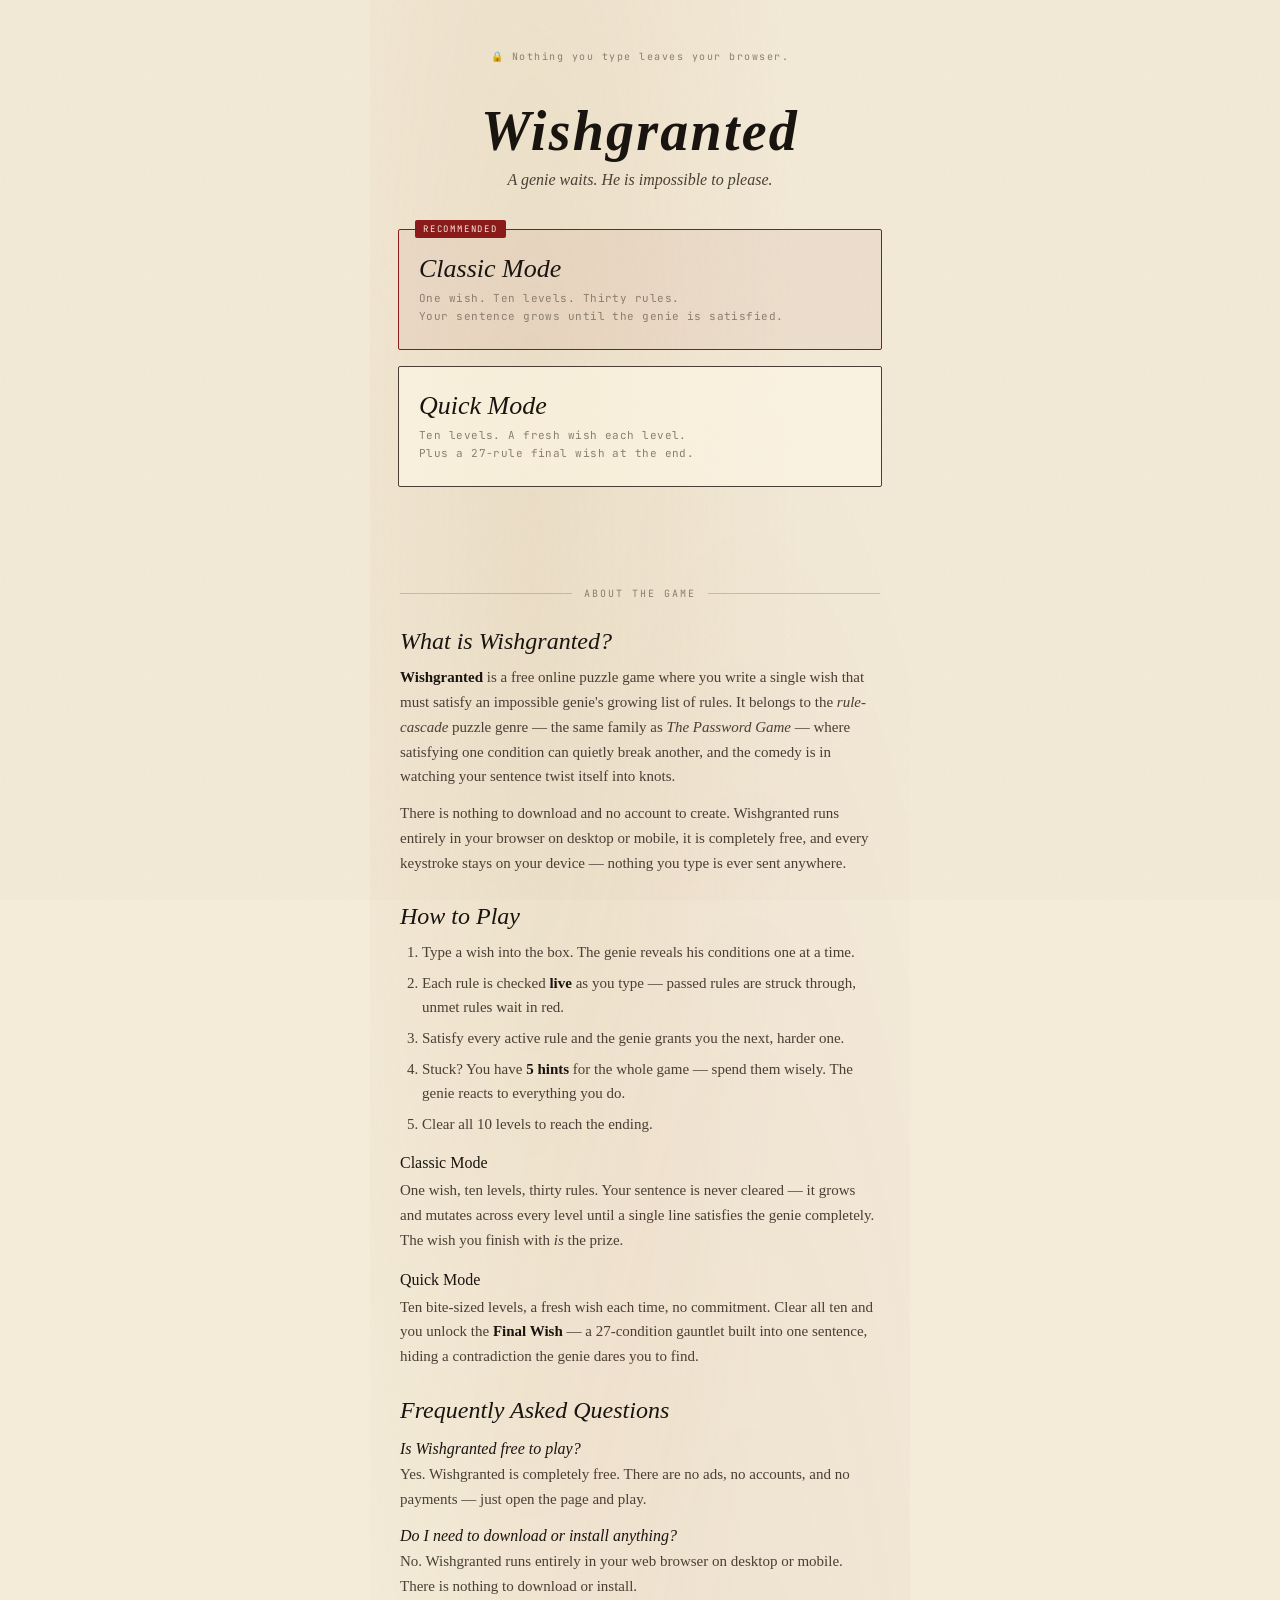
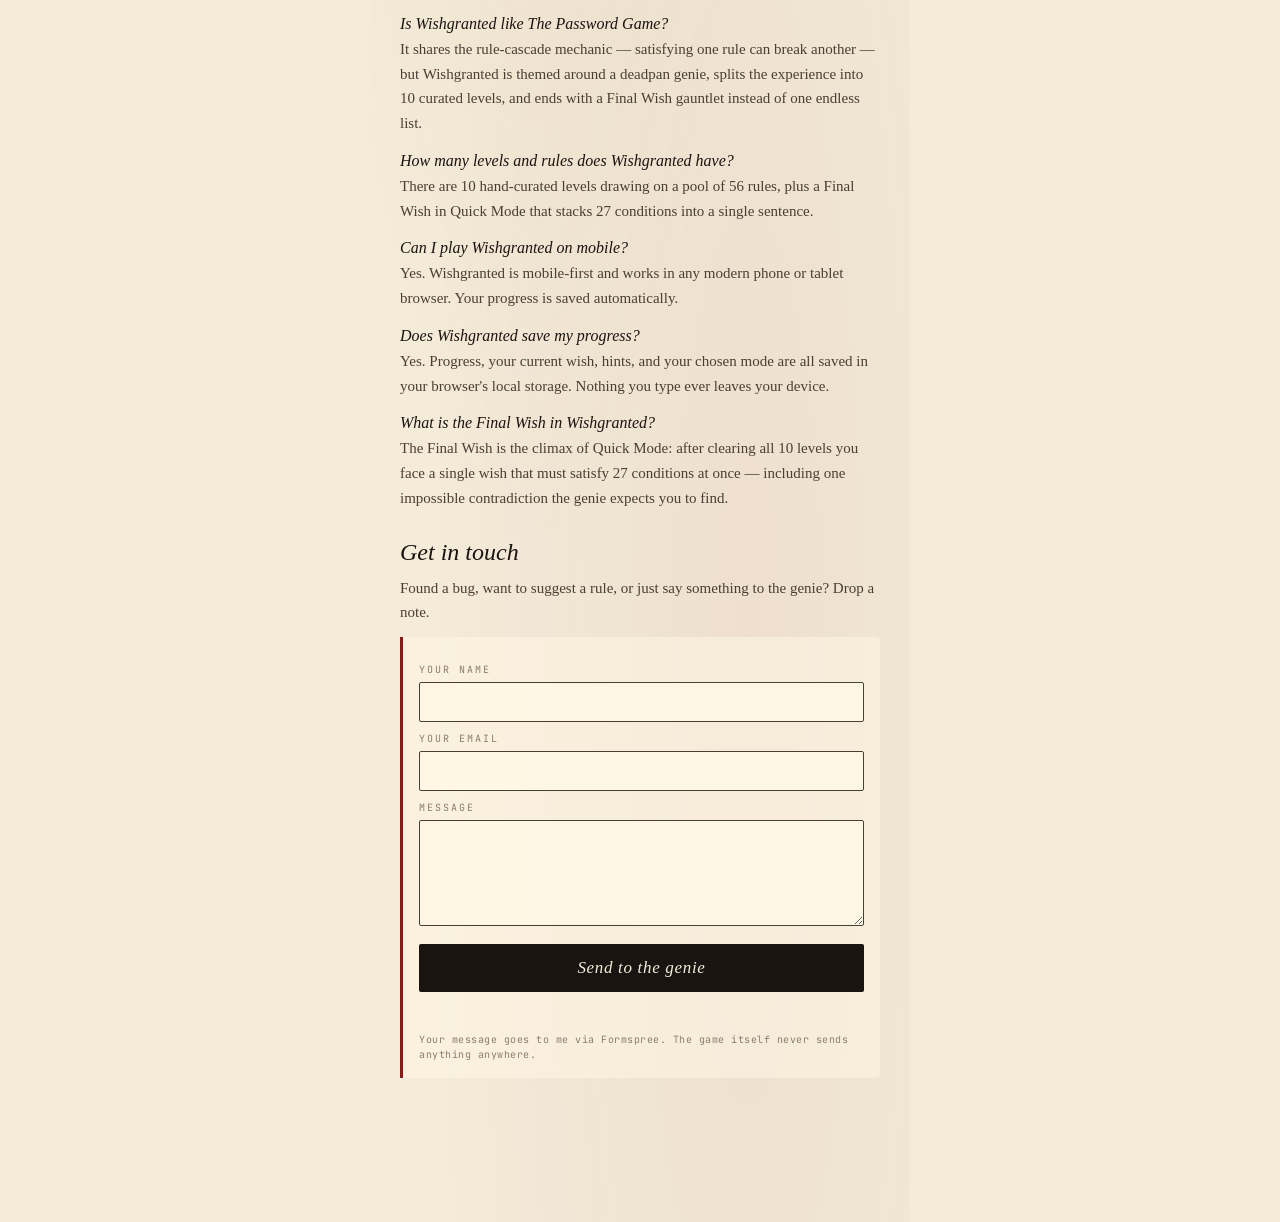
<file: index.html>
<!DOCTYPE html>
<html lang="en">
<head>
<meta charset="UTF-8">
<meta name="viewport" content="width=device-width, initial-scale=1.0, viewport-fit=cover">
<meta name="theme-color" content="#F4EBD9">
<title>Wishgranted — Free Online Genie Puzzle Game</title>
<meta name="description" content="Wishgranted is a free browser puzzle game — write one wish that satisfies an impossible genie's growing list of rules. 10 levels, 56 rules, no download.">
<meta name="robots" content="index, follow, max-image-preview:large">
<meta name="author" content="vizleo">

<link rel="canonical" href="https://wishgranted.vizleo.com/">

<!-- Google Search Console: paste your verification meta tag here after adding the property -->

<link rel="icon" href="/favicon.svg" type="image/svg+xml">
<link rel="icon" href="/favicon-32.png" type="image/png" sizes="32x32">
<link rel="apple-touch-icon" href="/apple-touch-icon.png">
<link rel="manifest" href="/site.webmanifest">

<meta property="og:title" content="Wishgranted — the genie is impossible to please">
<meta property="og:description" content="A free browser puzzle game. Write one wish that satisfies an impossible genie's growing list of rules. 10 levels. No download.">
<meta property="og:image" content="https://wishgranted.vizleo.com/assets/og-image.jpg">
<meta property="og:image:width" content="1200">
<meta property="og:image:height" content="630">
<meta property="og:image:alt" content="Wishgranted — a parchment puzzle game where a genie sets impossible conditions on your wish.">
<meta property="og:url" content="https://wishgranted.vizleo.com/">
<meta property="og:type" content="website">
<meta property="og:site_name" content="Wishgranted">
<meta property="og:locale" content="en_US">

<meta name="twitter:card" content="summary_large_image">
<meta name="twitter:title" content="Wishgranted — the genie is impossible to please">
<meta name="twitter:description" content="A free browser puzzle game. Write one wish that satisfies an impossible genie's growing list of rules. 10 levels. No download.">
<meta name="twitter:image" content="https://wishgranted.vizleo.com/assets/og-image.jpg">
<meta name="twitter:image:alt" content="Wishgranted — a parchment puzzle game where a genie sets impossible conditions on your wish.">

<script type="application/ld+json">
{
  "@context": "https://schema.org",
  "@type": "VideoGame",
  "name": "Wishgranted",
  "alternateName": "Wishgranted Game",
  "url": "https://wishgranted.vizleo.com/",
  "description": "Wishgranted is a free browser puzzle game in the rule-cascade genre. Write a single wish that satisfies an impossible genie's escalating list of conditions across 10 hand-curated levels.",
  "image": "https://wishgranted.vizleo.com/assets/og-image.jpg",
  "applicationCategory": "GameApplication",
  "genre": ["Puzzle", "Word game"],
  "gamePlatform": "Web browser",
  "playMode": "SinglePlayer",
  "operatingSystem": "Any (web browser)",
  "inLanguage": "en",
  "datePublished": "2026-05-15",
  "author": { "@type": "Organization", "name": "vizleo", "url": "https://wishgranted.vizleo.com/" },
  "publisher": { "@type": "Organization", "name": "vizleo", "url": "https://wishgranted.vizleo.com/" },
  "offers": { "@type": "Offer", "price": "0", "priceCurrency": "USD", "availability": "https://schema.org/InStock" }
}
</script>

<script type="application/ld+json">
{
  "@context": "https://schema.org",
  "@type": "FAQPage",
  "mainEntity": [
    {
      "@type": "Question",
      "name": "Is Wishgranted free to play?",
      "acceptedAnswer": { "@type": "Answer", "text": "Yes. Wishgranted is completely free. There are no ads, no accounts, and no payments — just open the page and play." }
    },
    {
      "@type": "Question",
      "name": "Do I need to download or install anything?",
      "acceptedAnswer": { "@type": "Answer", "text": "No. Wishgranted runs entirely in your web browser on desktop or mobile. There is nothing to download or install." }
    },
    {
      "@type": "Question",
      "name": "Is Wishgranted like The Password Game?",
      "acceptedAnswer": { "@type": "Answer", "text": "It shares the rule-cascade mechanic — satisfying one rule can break another — but Wishgranted is themed around a deadpan genie, splits the experience into 10 curated levels, and ends with a Final Wish gauntlet instead of one endless list." }
    },
    {
      "@type": "Question",
      "name": "How many levels and rules does Wishgranted have?",
      "acceptedAnswer": { "@type": "Answer", "text": "There are 10 hand-curated levels drawing on a pool of 56 rules, plus a Final Wish in Quick Mode that stacks 27 conditions into a single sentence." }
    },
    {
      "@type": "Question",
      "name": "Can I play Wishgranted on mobile?",
      "acceptedAnswer": { "@type": "Answer", "text": "Yes. Wishgranted is mobile-first and works in any modern phone or tablet browser. Your progress is saved automatically." }
    },
    {
      "@type": "Question",
      "name": "Does Wishgranted save my progress?",
      "acceptedAnswer": { "@type": "Answer", "text": "Yes. Progress, your current wish, hints, and your chosen mode are all saved in your browser's local storage. Nothing you type ever leaves your device." }
    },
    {
      "@type": "Question",
      "name": "What is the Final Wish in Wishgranted?",
      "acceptedAnswer": { "@type": "Answer", "text": "The Final Wish is the climax of Quick Mode: after clearing all 10 levels you face a single wish that must satisfy 27 conditions at once — including one impossible contradiction the genie expects you to find." }
    }
  ]
}
</script>

<link rel="preconnect" href="https://fonts.googleapis.com">
<link rel="preconnect" href="https://fonts.gstatic.com" crossorigin>
<link href="https://fonts.googleapis.com/css2?family=IM+Fell+English:ital@0;1&family=JetBrains+Mono:wght@400;700&display=swap" rel="stylesheet">
<link rel="stylesheet" href="css/style.css?v=13">
</head>
<body>

<main>
  <div id="landing" class="landing" style="display: none;">
    <div class="landing-privacy">🔒 Nothing you type leaves your browser.</div>
    <h1 class="landing-title">Wishgranted</h1>
    <div class="landing-subtitle">A genie waits. He is impossible to please.</div>
    <div id="landing-continue" class="landing-continue" style="display: none;"></div>
    <div class="landing-modes">
      <button type="button" class="landing-mode landing-mode-classic" data-mode="classic">
        <div class="landing-mode-badge">RECOMMENDED</div>
        <div class="landing-mode-title">Classic Mode</div>
        <div class="landing-mode-desc">One wish. Ten levels. Thirty rules.<br>Your sentence grows until the genie is satisfied.</div>
      </button>
      <button type="button" class="landing-mode landing-mode-quick" data-mode="quick">
        <div class="landing-mode-title">Quick Mode</div>
        <div class="landing-mode-desc">Ten levels. A fresh wish each level.<br>Plus a 27-rule final wish at the end.</div>
      </button>
    </div>
  </div>

  <div class="topbar" id="topbar">
    <div class="level-num" id="level-num">No. 001</div>
    <div class="topbar-right">
      <span class="mode-pill" id="mode-pill" style="display: none;"></span>
      <span class="level-progress" id="level-progress">— / 10</span>
      <button id="settings-btn" class="settings-btn" type="button" aria-label="Settings menu" aria-haspopup="true" aria-expanded="false">⋯</button>
    </div>
  </div>

  <div class="settings-menu" id="settings-menu" role="menu" style="display: none;">
    <button class="settings-item" type="button" data-action="switch-mode" role="menuitem">
      <span class="settings-item-title">Switch mode</span>
      <span class="settings-item-desc">Back to the landing screen</span>
    </button>
    <button class="settings-item" type="button" data-action="reset" role="menuitem">
      <span class="settings-item-title">Reset all progress</span>
      <span class="settings-item-desc">Wipe everything and start fresh</span>
    </button>
  </div>

  <div class="header">
    <div class="title" id="title">Wishgranted</div>
    <div class="subtitle" id="subtitle">A genie awaits your request</div>
  </div>

  <div id="game">
    <div class="wish-area">
      <label class="wish-label" for="wish">Your wish</label>
      <textarea id="wish" class="wish-input" placeholder="I wish for..." autocomplete="off" autocapitalize="off" spellcheck="false" aria-label="Your wish"></textarea>
      <div class="wish-meta">
        <span id="char-count">0 chars</span>
        <span id="rule-status"><span class="meta-passed">0 passed</span> · <span class="meta-failed">0 unmet</span></span>
      </div>
      <div class="hint-help" id="hint-help">5 hints total in the entire game · tap “— reveal hint —” under any failing rule</div>
    </div>

    <div id="genie-speech-area" aria-live="polite" aria-atomic="true"></div>

    <div class="rules-section">
      <div class="section-divider"><hr><span id="rules-section-label">Conditions</span><hr></div>
      <div id="rules-list" aria-live="polite"></div>
    </div>

    <button id="grant-btn" class="grant-btn" disabled>The genie awaits your conditions</button>
  </div>

  <div id="victory" style="display: none;"></div>

  <section class="about" id="about" aria-label="About Wishgranted">
    <div class="about-divider"><hr><span>About the game</span><hr></div>

    <h2>What is Wishgranted?</h2>
    <p><strong>Wishgranted</strong> is a free online puzzle game where you write a single wish that must satisfy an impossible genie's growing list of rules. It belongs to the <em>rule-cascade</em> puzzle genre — the same family as <em>The Password Game</em> — where satisfying one condition can quietly break another, and the comedy is in watching your sentence twist itself into knots.</p>
    <p>There is nothing to download and no account to create. Wishgranted runs entirely in your browser on desktop or mobile, it is completely free, and every keystroke stays on your device — nothing you type is ever sent anywhere.</p>

    <h2>How to Play</h2>
    <ol class="about-steps">
      <li>Type a wish into the box. The genie reveals his conditions one at a time.</li>
      <li>Each rule is checked <strong>live</strong> as you type — passed rules are struck through, unmet rules wait in red.</li>
      <li>Satisfy every active rule and the genie grants you the next, harder one.</li>
      <li>Stuck? You have <strong>5 hints</strong> for the whole game — spend them wisely. The genie reacts to everything you do.</li>
      <li>Clear all 10 levels to reach the ending.</li>
    </ol>

    <h3>Classic Mode</h3>
    <p>One wish, ten levels, thirty rules. Your sentence is never cleared — it grows and mutates across every level until a single line satisfies the genie completely. The wish you finish with <em>is</em> the prize.</p>

    <h3>Quick Mode</h3>
    <p>Ten bite-sized levels, a fresh wish each time, no commitment. Clear all ten and you unlock the <strong>Final Wish</strong> — a 27-condition gauntlet built into one sentence, hiding a contradiction the genie dares you to find.</p>

    <h2>Frequently Asked Questions</h2>
    <div class="faq">
      <h3>Is Wishgranted free to play?</h3>
      <p>Yes. Wishgranted is completely free. There are no ads, no accounts, and no payments — just open the page and play.</p>

      <h3>Do I need to download or install anything?</h3>
      <p>No. Wishgranted runs entirely in your web browser on desktop or mobile. There is nothing to download or install.</p>

      <h3>Is Wishgranted like The Password Game?</h3>
      <p>It shares the rule-cascade mechanic — satisfying one rule can break another — but Wishgranted is themed around a deadpan genie, splits the experience into 10 curated levels, and ends with a Final Wish gauntlet instead of one endless list.</p>

      <h3>How many levels and rules does Wishgranted have?</h3>
      <p>There are 10 hand-curated levels drawing on a pool of 56 rules, plus a Final Wish in Quick Mode that stacks 27 conditions into a single sentence.</p>

      <h3>Can I play Wishgranted on mobile?</h3>
      <p>Yes. Wishgranted is mobile-first and works in any modern phone or tablet browser. Your progress is saved automatically.</p>

      <h3>Does Wishgranted save my progress?</h3>
      <p>Yes. Progress, your current wish, hints, and your chosen mode are all saved in your browser's local storage. Nothing you type ever leaves your device.</p>

      <h3>What is the Final Wish in Wishgranted?</h3>
      <p>The Final Wish is the climax of Quick Mode: after clearing all 10 levels you face a single wish that must satisfy 27 conditions at once — including one impossible contradiction the genie expects you to find.</p>
    </div>

    <h2 id="contact">Get in touch</h2>
    <p>Found a bug, want to suggest a rule, or just say something to the genie? Drop a note.</p>
    <form class="contact-form" id="contact-form" action="https://formspree.io/f/xykdlvby" method="POST">
      <label class="contact-label" for="contact-name">Your name</label>
      <input class="contact-input" type="text" id="contact-name" name="name" autocomplete="name" required>

      <label class="contact-label" for="contact-email">Your email</label>
      <input class="contact-input" type="email" id="contact-email" name="email" autocomplete="email" required>

      <label class="contact-label" for="contact-message">Message</label>
      <textarea class="contact-input contact-textarea" id="contact-message" name="message" rows="4" required></textarea>

      <input type="hidden" name="_subject" value="Wishgranted — message from the site">
      <input type="text" name="_gotcha" tabindex="-1" autocomplete="off" style="display:none" aria-hidden="true">

      <button class="contact-submit" type="submit" id="contact-submit">Send to the genie</button>
      <div class="contact-status" id="contact-status" role="status" aria-live="polite"></div>
      <div class="contact-note">Your message goes to me via Formspree. The game itself never sends anything anywhere.</div>
    </form>
  </section>

  <footer class="footer">
    <span class="footer-credit">made with care · 2026 · <a class="footer-link" href="#contact">contact</a></span>
  </footer>
</main>

<div id="toast" class="toast" role="status" aria-live="polite"></div>

<script src="js/rules.js?v=13"></script>
<script src="js/levels.js?v=13"></script>
<script src="js/genie.js?v=13"></script>
<script src="js/state.js?v=13"></script>
<script src="js/ui.js?v=13"></script>
<script src="js/app.js?v=13"></script>

<!--
  Cloudflare Web Analytics — privacy-friendly, no cookies.
  Enable it: Cloudflare dashboard → your account → Analytics & Logs → Web Analytics
  → "Add a site" → hostname wishgranted.vizleo.com. Copy the token it gives you,
  paste it below in place of REPLACE_WITH_TOKEN, then uncomment this script.
  (Or skip the code entirely and use Cloudflare's automatic injection — the domain
  is already proxied through Cloudflare, so the dashboard can inject the beacon for you.)

<script defer src="https://static.cloudflareinsights.com/beacon.min.js" data-cf-beacon='{"token": "REPLACE_WITH_TOKEN"}'></script>
-->
</body>
</html>
</file>
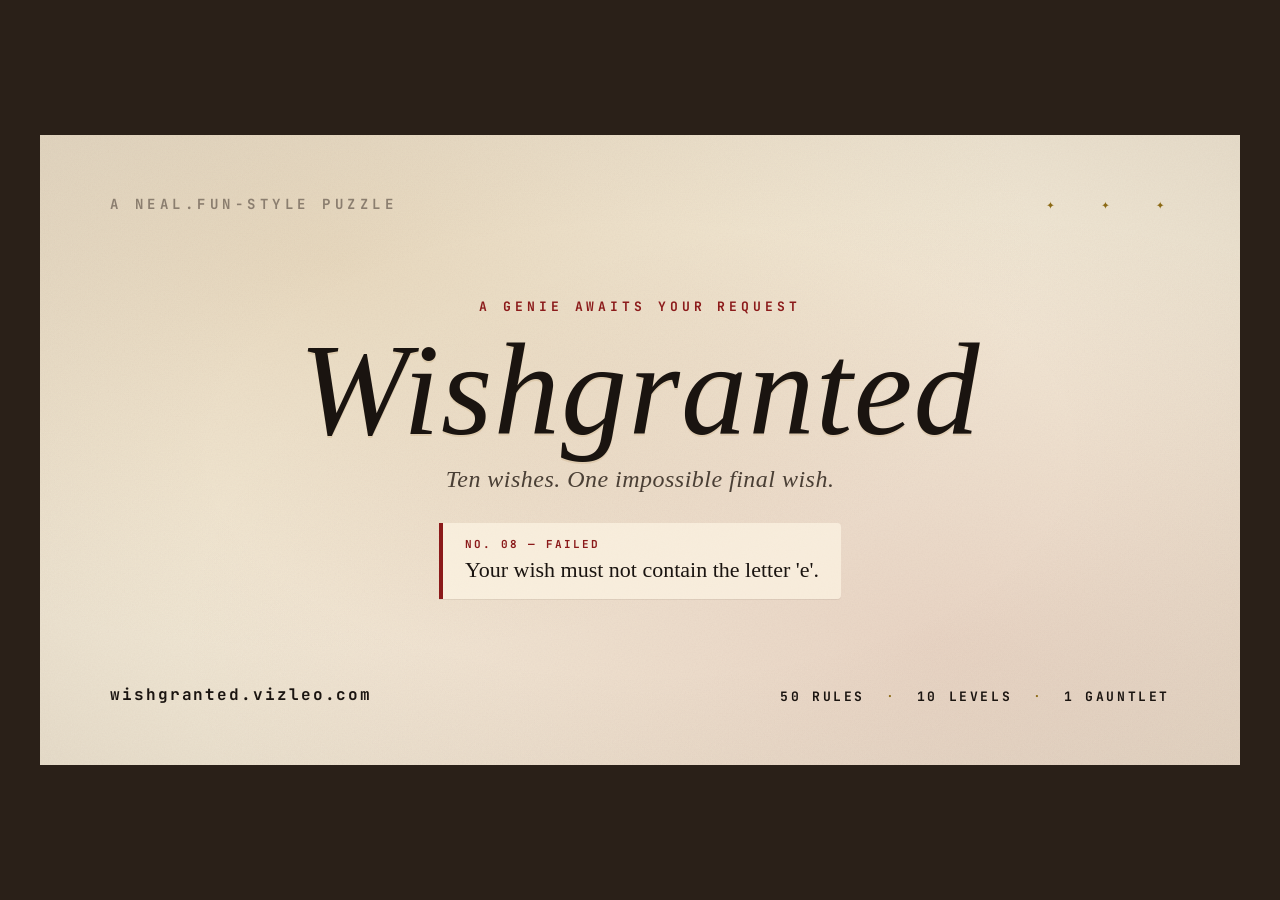
<file: assets/og-image.html>
<!DOCTYPE html>
<html lang="en">
<head>
<meta charset="UTF-8">
<title>Wishgranted OG Image</title>
<style>
  @import url('https://fonts.googleapis.com/css2?family=IM+Fell+English:ital@0;1&family=JetBrains+Mono:wght@400;700&display=swap');

  * { margin: 0; padding: 0; box-sizing: border-box; }

  html, body {
    background: #2A2018;
    min-height: 100vh;
    display: flex;
    justify-content: center;
    align-items: center;
    font-family: 'IM Fell English', Georgia, serif;
  }

  .og-image {
    width: 1200px;
    height: 630px;
    position: relative;
    overflow: hidden;
    background:
      radial-gradient(ellipse at 25% 20%, rgba(180, 140, 80, 0.18) 0%, transparent 55%),
      radial-gradient(ellipse at 75% 80%, rgba(139, 26, 26, 0.10) 0%, transparent 60%),
      #F4EBD9;
    color: #1A1410;
    padding: 60px 70px;
    display: flex;
    flex-direction: column;
    justify-content: space-between;
    flex-shrink: 0;
  }

  .og-image::before {
    content: "";
    position: absolute;
    inset: 0;
    pointer-events: none;
    background-image: url("data:image/svg+xml;utf8,<svg xmlns='http://www.w3.org/2000/svg' width='240' height='240'><filter id='n'><feTurbulence type='fractalNoise' baseFrequency='0.7' numOctaves='3' stitchTiles='stitch'/><feColorMatrix values='0 0 0 0 0.4  0 0 0 0 0.3  0 0 0 0 0.2  0 0 0 0.5 0'/></filter><rect width='100%25' height='100%25' filter='url(%23n)' opacity='0.6'/></svg>");
    opacity: 0.22;
    mix-blend-mode: multiply;
  }

  .og-image::after {
    content: "";
    position: absolute;
    inset: 0;
    pointer-events: none;
    background: radial-gradient(ellipse at center, transparent 50%, rgba(60, 40, 25, 0.08) 100%);
  }

  .top-row {
    display: flex;
    justify-content: space-between;
    align-items: flex-start;
    position: relative;
    z-index: 2;
  }

  .brand-mark {
    font-family: 'JetBrains Mono', monospace;
    font-size: 14px;
    font-weight: 700;
    letter-spacing: 0.32em;
    text-transform: uppercase;
    color: #8B7E6F;
  }

  .stars {
    font-family: 'JetBrains Mono', monospace;
    font-size: 14px;
    letter-spacing: 0.4em;
    color: #8B6914;
  }

  .center {
    text-align: center;
    position: relative;
    z-index: 2;
    display: flex;
    flex-direction: column;
    align-items: center;
    gap: 8px;
  }

  .eyebrow {
    font-family: 'JetBrains Mono', monospace;
    font-size: 13px;
    font-weight: 700;
    letter-spacing: 0.3em;
    text-transform: uppercase;
    color: #8B1A1A;
    margin-bottom: 4px;
  }

  .wordmark {
    font-family: 'IM Fell English', serif;
    font-style: italic;
    font-size: 132px;
    line-height: 0.95;
    letter-spacing: 0.01em;
    color: #1A1410;
    text-shadow: 0 2px 0 rgba(180, 140, 80, 0.18);
  }

  .tagline {
    font-family: 'IM Fell English', serif;
    font-style: italic;
    font-size: 24px;
    color: #4A3F35;
    margin-top: 6px;
    letter-spacing: 0.02em;
  }

  .rule-preview {
    background: rgba(255, 248, 230, 0.65);
    border-left: 4px solid #8B1A1A;
    border-radius: 0 4px 4px 0;
    padding: 14px 22px;
    text-align: left;
    max-width: 720px;
    margin: 22px auto 0;
    box-shadow: 0 1px 0 rgba(60, 40, 25, 0.08);
  }

  .rule-num {
    font-family: 'JetBrains Mono', monospace;
    font-size: 11px;
    font-weight: 700;
    letter-spacing: 0.18em;
    text-transform: uppercase;
    color: #8B1A1A;
    margin-bottom: 4px;
  }

  .rule-text {
    font-family: 'IM Fell English', serif;
    font-size: 22px;
    color: #1A1410;
    line-height: 1.35;
  }

  .bottom-row {
    display: flex;
    justify-content: space-between;
    align-items: flex-end;
    position: relative;
    z-index: 2;
  }

  .url {
    font-family: 'JetBrains Mono', monospace;
    font-size: 16px;
    font-weight: 700;
    letter-spacing: 0.12em;
    color: #1A1410;
  }

  .meta {
    font-family: 'JetBrains Mono', monospace;
    font-size: 13px;
    letter-spacing: 0.2em;
    text-transform: uppercase;
    color: #8B7E6F;
    text-align: right;
  }

  .meta strong {
    color: #1A1410;
    font-weight: 700;
  }

  .divider {
    color: #8B6914;
    margin: 0 10px;
  }

  /* responsive scaling stripped — the file is rendered to PNG at native 1200x630 */
</style>
</head>
<body>

<div class="og-image">

  <div class="top-row">
    <div class="brand-mark">A NEAL.FUN-STYLE PUZZLE</div>
    <div class="stars">✦ &nbsp; ✦ &nbsp; ✦</div>
  </div>

  <div class="center">
    <div class="eyebrow">A genie awaits your request</div>
    <div class="wordmark">Wishgranted</div>
    <div class="tagline">Ten wishes. One impossible final wish.</div>

    <div class="rule-preview">
      <div class="rule-num">No. 08 — Failed</div>
      <div class="rule-text">Your wish must not contain the letter 'e'.</div>
    </div>
  </div>

  <div class="bottom-row">
    <div class="url">wishgranted.vizleo.com</div>
    <div class="meta"><strong>50 RULES</strong> <span class="divider">·</span> <strong>10 LEVELS</strong> <span class="divider">·</span> <strong>1 GAUNTLET</strong></div>
  </div>

</div>

</body>
</html>
</file>
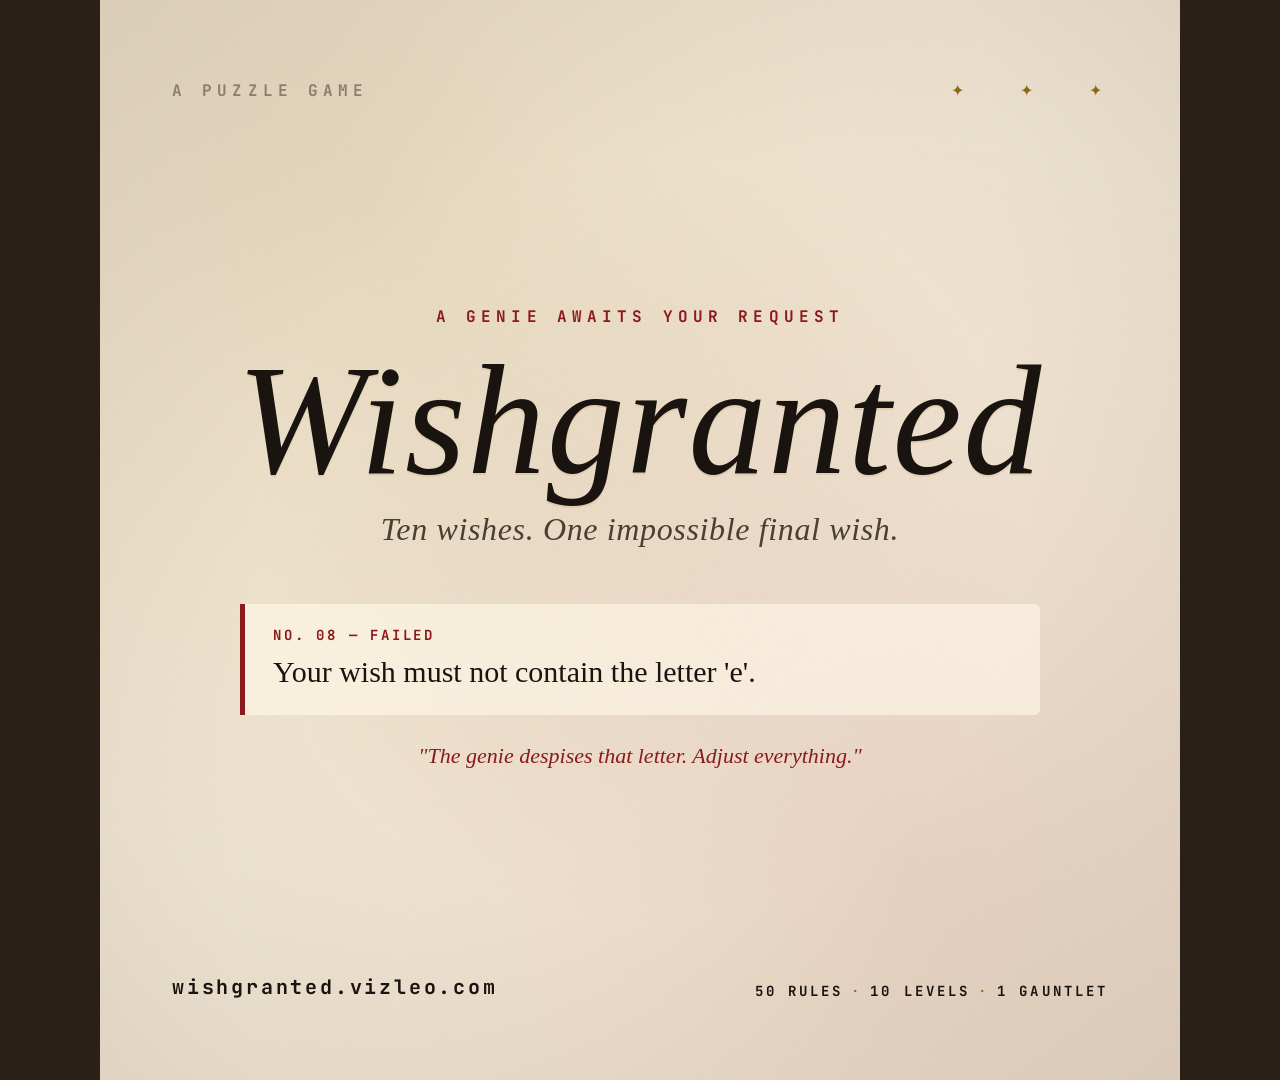
<file: assets/og-square.html>
<!DOCTYPE html>
<html lang="en">
<head>
<meta charset="UTF-8">
<title>Wishgranted Square Card</title>
<style>
  @import url('https://fonts.googleapis.com/css2?family=IM+Fell+English:ital@0;1&family=JetBrains+Mono:wght@400;700&display=swap');

  * { margin: 0; padding: 0; box-sizing: border-box; }

  html, body {
    background: #2A2018;
    display: flex;
    justify-content: center;
    align-items: center;
    min-height: 100vh;
  }

  .card {
    width: 1080px;
    height: 1080px;
    position: relative;
    overflow: hidden;
    background:
      radial-gradient(ellipse at 25% 20%, rgba(180, 140, 80, 0.18) 0%, transparent 55%),
      radial-gradient(ellipse at 75% 80%, rgba(139, 26, 26, 0.10) 0%, transparent 60%),
      #F4EBD9;
    color: #1A1410;
    padding: 80px 72px;
    display: flex;
    flex-direction: column;
    justify-content: space-between;
    flex-shrink: 0;
  }

  .card::before {
    content: "";
    position: absolute;
    inset: 0;
    pointer-events: none;
    background-image: url("data:image/svg+xml;utf8,<svg xmlns='http://www.w3.org/2000/svg' width='240' height='240'><filter id='n'><feTurbulence type='fractalNoise' baseFrequency='0.7' numOctaves='3' stitchTiles='stitch'/><feColorMatrix values='0 0 0 0 0.4  0 0 0 0 0.3  0 0 0 0 0.2  0 0 0 0.5 0'/></filter><rect width='100%25' height='100%25' filter='url(%23n)' opacity='0.6'/></svg>");
    opacity: 0.22;
    mix-blend-mode: multiply;
  }

  .card::after {
    content: "";
    position: absolute;
    inset: 0;
    pointer-events: none;
    background: radial-gradient(ellipse at center, transparent 50%, rgba(60, 40, 25, 0.10) 100%);
  }

  .top-row {
    display: flex;
    justify-content: space-between;
    align-items: flex-start;
    position: relative;
    z-index: 2;
  }

  .brand-mark {
    font-family: 'JetBrains Mono', monospace;
    font-size: 16px;
    font-weight: 700;
    letter-spacing: 0.32em;
    text-transform: uppercase;
    color: #8B7E6F;
  }

  .stars {
    font-family: 'JetBrains Mono', monospace;
    font-size: 16px;
    letter-spacing: 0.4em;
    color: #8B6914;
  }

  .center {
    text-align: center;
    position: relative;
    z-index: 2;
    display: flex;
    flex-direction: column;
    align-items: center;
  }

  .eyebrow {
    font-family: 'JetBrains Mono', monospace;
    font-size: 16px;
    font-weight: 700;
    letter-spacing: 0.32em;
    text-transform: uppercase;
    color: #8B1A1A;
    margin-bottom: 20px;
  }

  .wordmark {
    font-family: 'IM Fell English', serif;
    font-style: italic;
    font-size: 156px;
    line-height: 0.95;
    letter-spacing: 0.01em;
    color: #1A1410;
    text-shadow: 0 2px 0 rgba(180, 140, 80, 0.18);
    margin-bottom: 16px;
  }

  .tagline {
    font-family: 'IM Fell English', serif;
    font-style: italic;
    font-size: 32px;
    color: #4A3F35;
    margin-bottom: 56px;
    letter-spacing: 0.02em;
  }

  .rule-preview {
    background: rgba(255, 248, 230, 0.65);
    border-left: 5px solid #8B1A1A;
    border-radius: 0 6px 6px 0;
    padding: 22px 28px;
    text-align: left;
    width: 100%;
    max-width: 800px;
  }

  .rule-num {
    font-family: 'JetBrains Mono', monospace;
    font-size: 14px;
    font-weight: 700;
    letter-spacing: 0.2em;
    text-transform: uppercase;
    color: #8B1A1A;
    margin-bottom: 8px;
  }

  .rule-text {
    font-family: 'IM Fell English', serif;
    font-size: 30px;
    color: #1A1410;
    line-height: 1.35;
  }

  .genie-line {
    margin-top: 28px;
    font-family: 'IM Fell English', serif;
    font-style: italic;
    font-size: 22px;
    color: #8B1A1A;
    text-align: center;
  }

  .bottom-row {
    display: flex;
    justify-content: space-between;
    align-items: flex-end;
    position: relative;
    z-index: 2;
  }

  .url {
    font-family: 'JetBrains Mono', monospace;
    font-size: 20px;
    font-weight: 700;
    letter-spacing: 0.14em;
    color: #1A1410;
  }

  .meta {
    font-family: 'JetBrains Mono', monospace;
    font-size: 14px;
    letter-spacing: 0.22em;
    text-transform: uppercase;
    color: #8B7E6F;
    text-align: right;
  }

  .meta strong {
    color: #1A1410;
    font-weight: 700;
  }

  .divider { color: #8B6914; margin: 0 8px; }

  /* responsive scaling stripped — the file is rendered to PNG at native 1080x1080 */
</style>
</head>
<body>

<div class="card">

  <div class="top-row">
    <div class="brand-mark">A PUZZLE GAME</div>
    <div class="stars">✦ &nbsp; ✦ &nbsp; ✦</div>
  </div>

  <div class="center">
    <div class="eyebrow">A genie awaits your request</div>
    <div class="wordmark">Wishgranted</div>
    <div class="tagline">Ten wishes. One impossible final wish.</div>

    <div class="rule-preview">
      <div class="rule-num">No. 08 — Failed</div>
      <div class="rule-text">Your wish must not contain the letter 'e'.</div>
    </div>

    <div class="genie-line">"The genie despises that letter. Adjust everything."</div>
  </div>

  <div class="bottom-row">
    <div class="url">wishgranted.vizleo.com</div>
    <div class="meta"><strong>50 RULES</strong><span class="divider">·</span><strong>10 LEVELS</strong><span class="divider">·</span><strong>1 GAUNTLET</strong></div>
  </div>

</div>

</body>
</html>
</file>
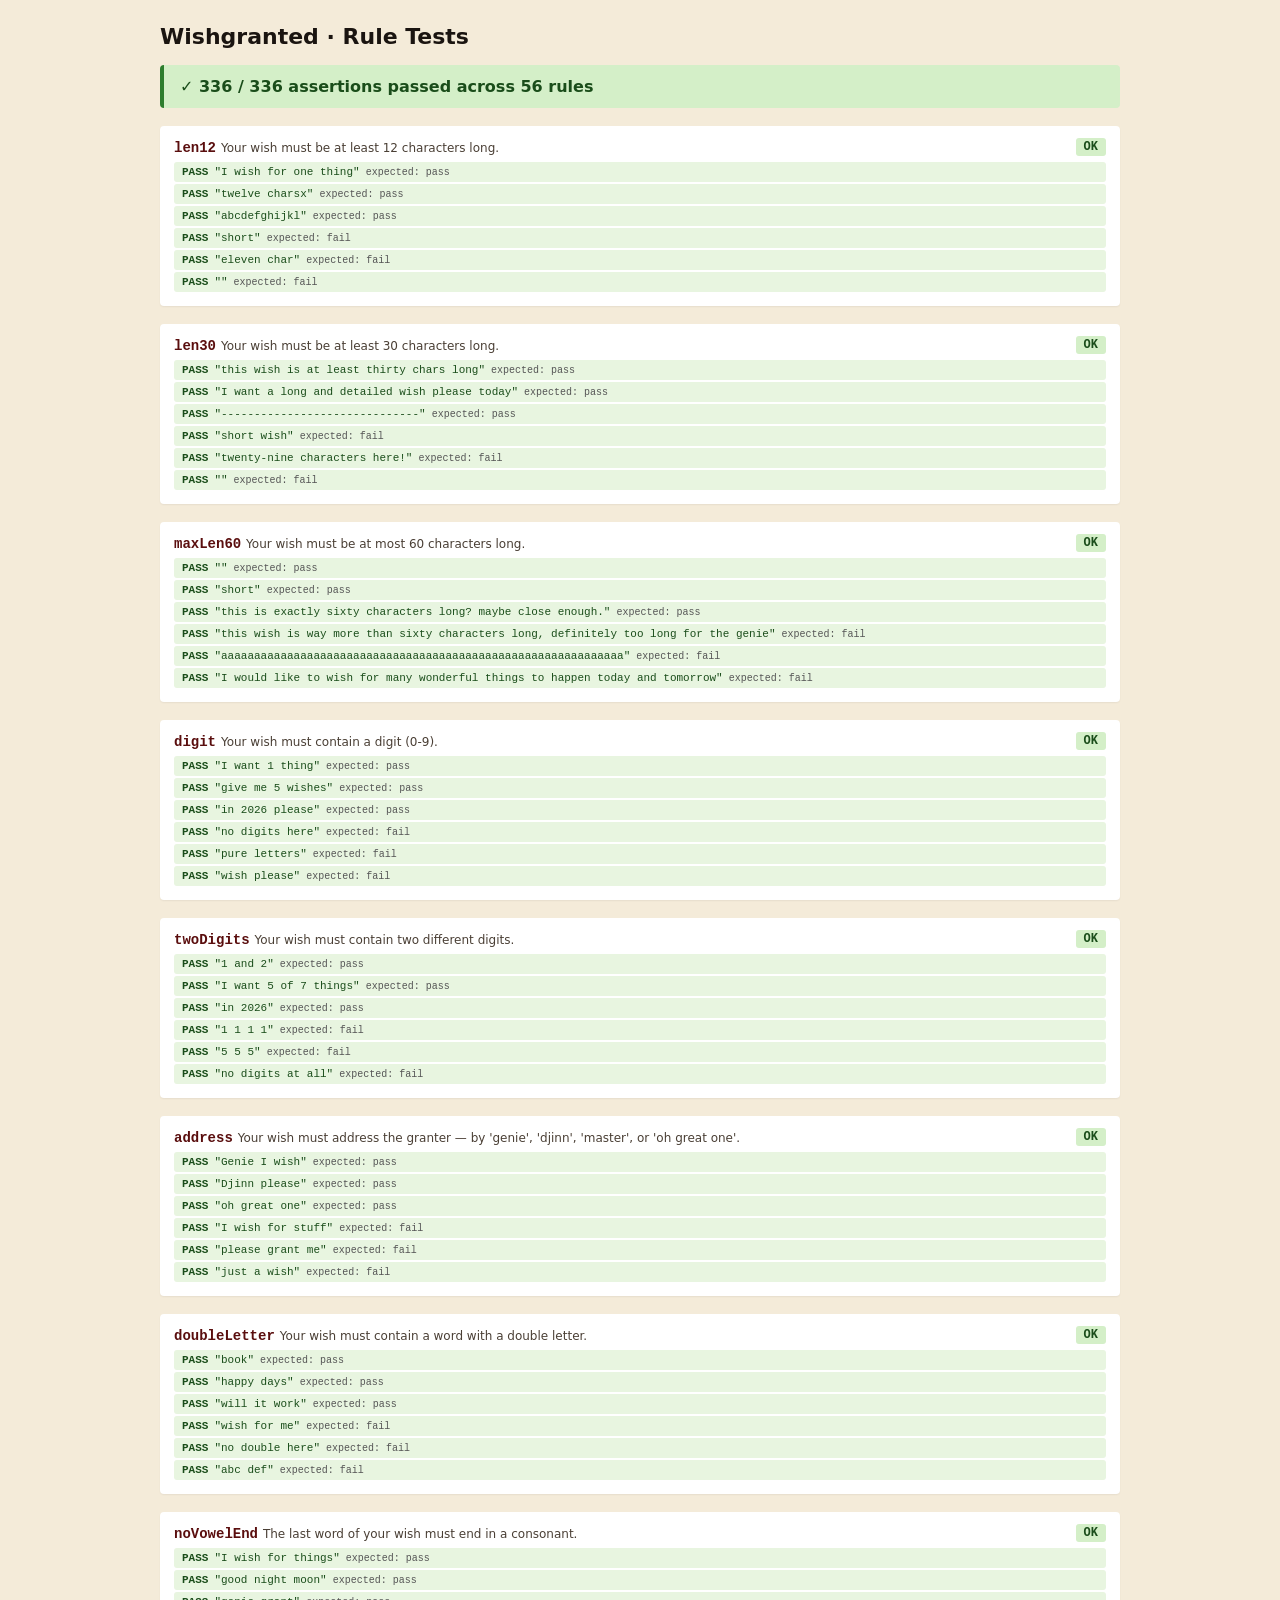
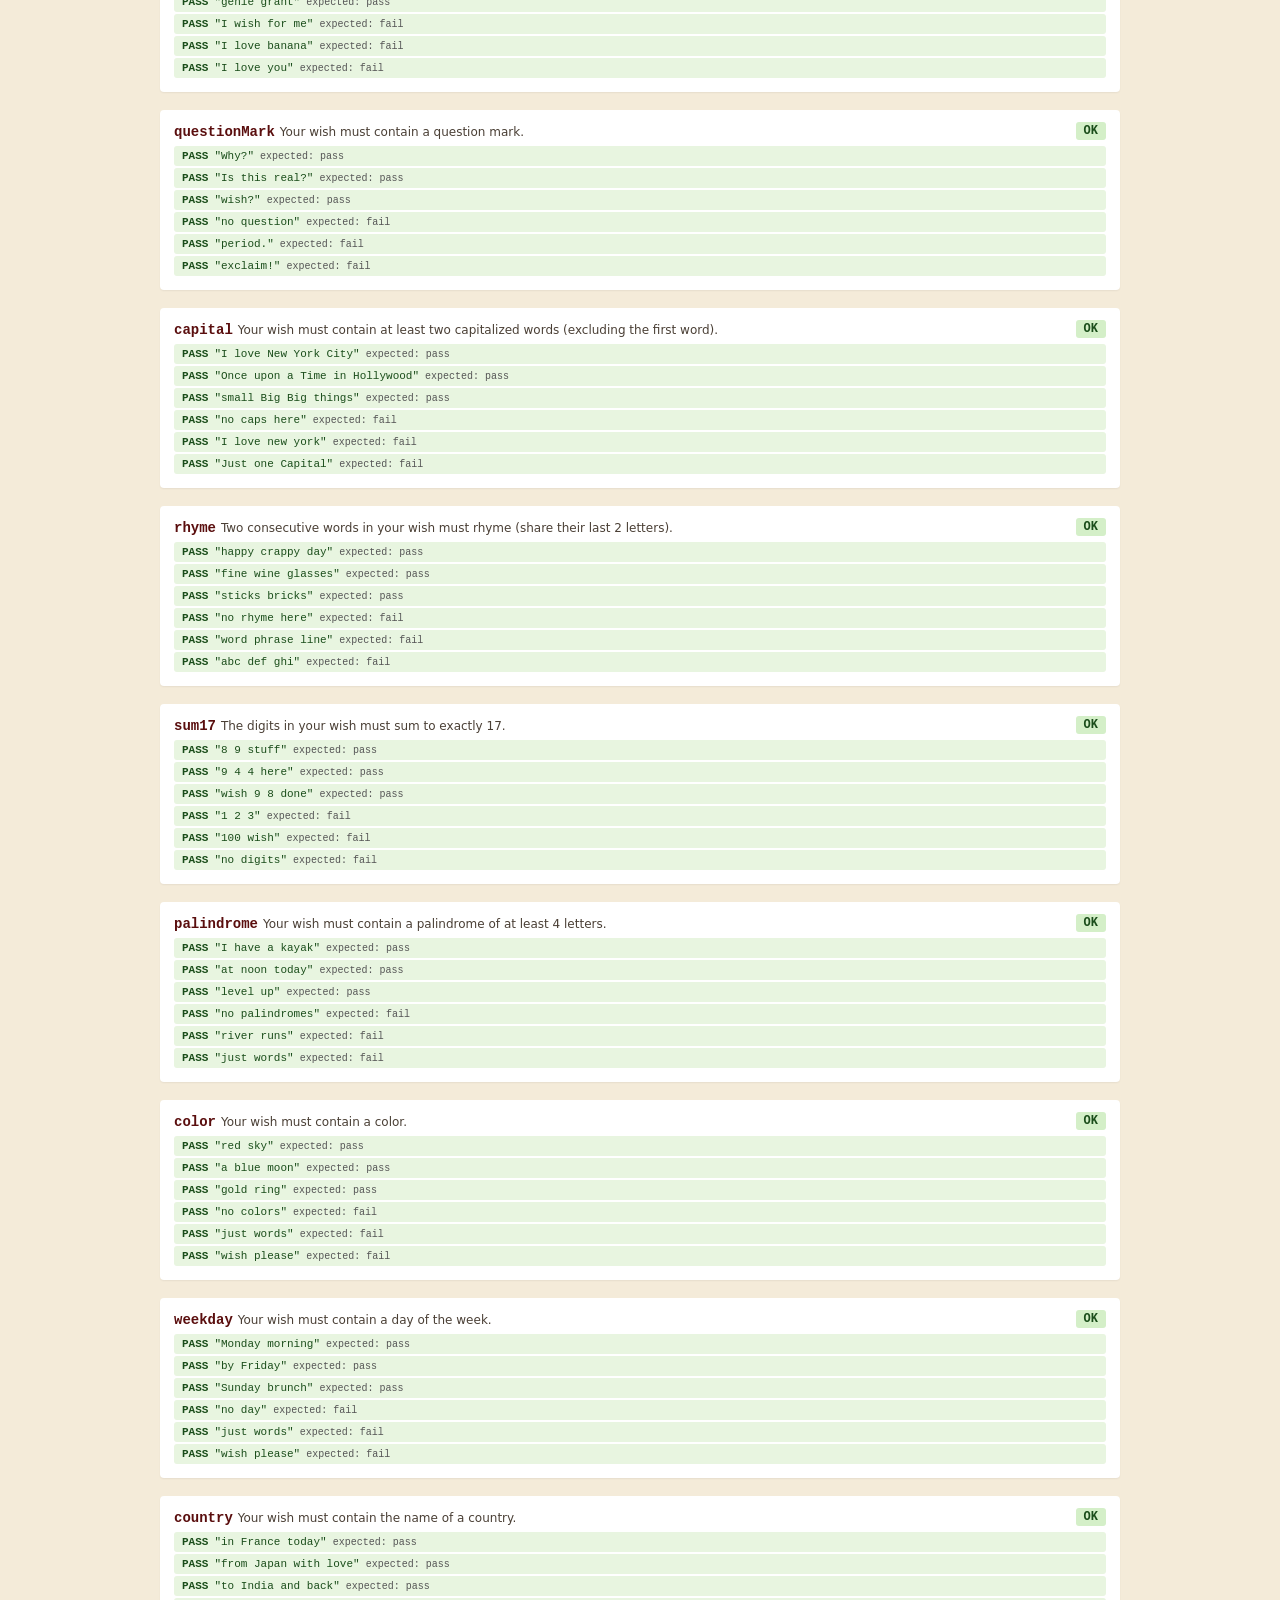
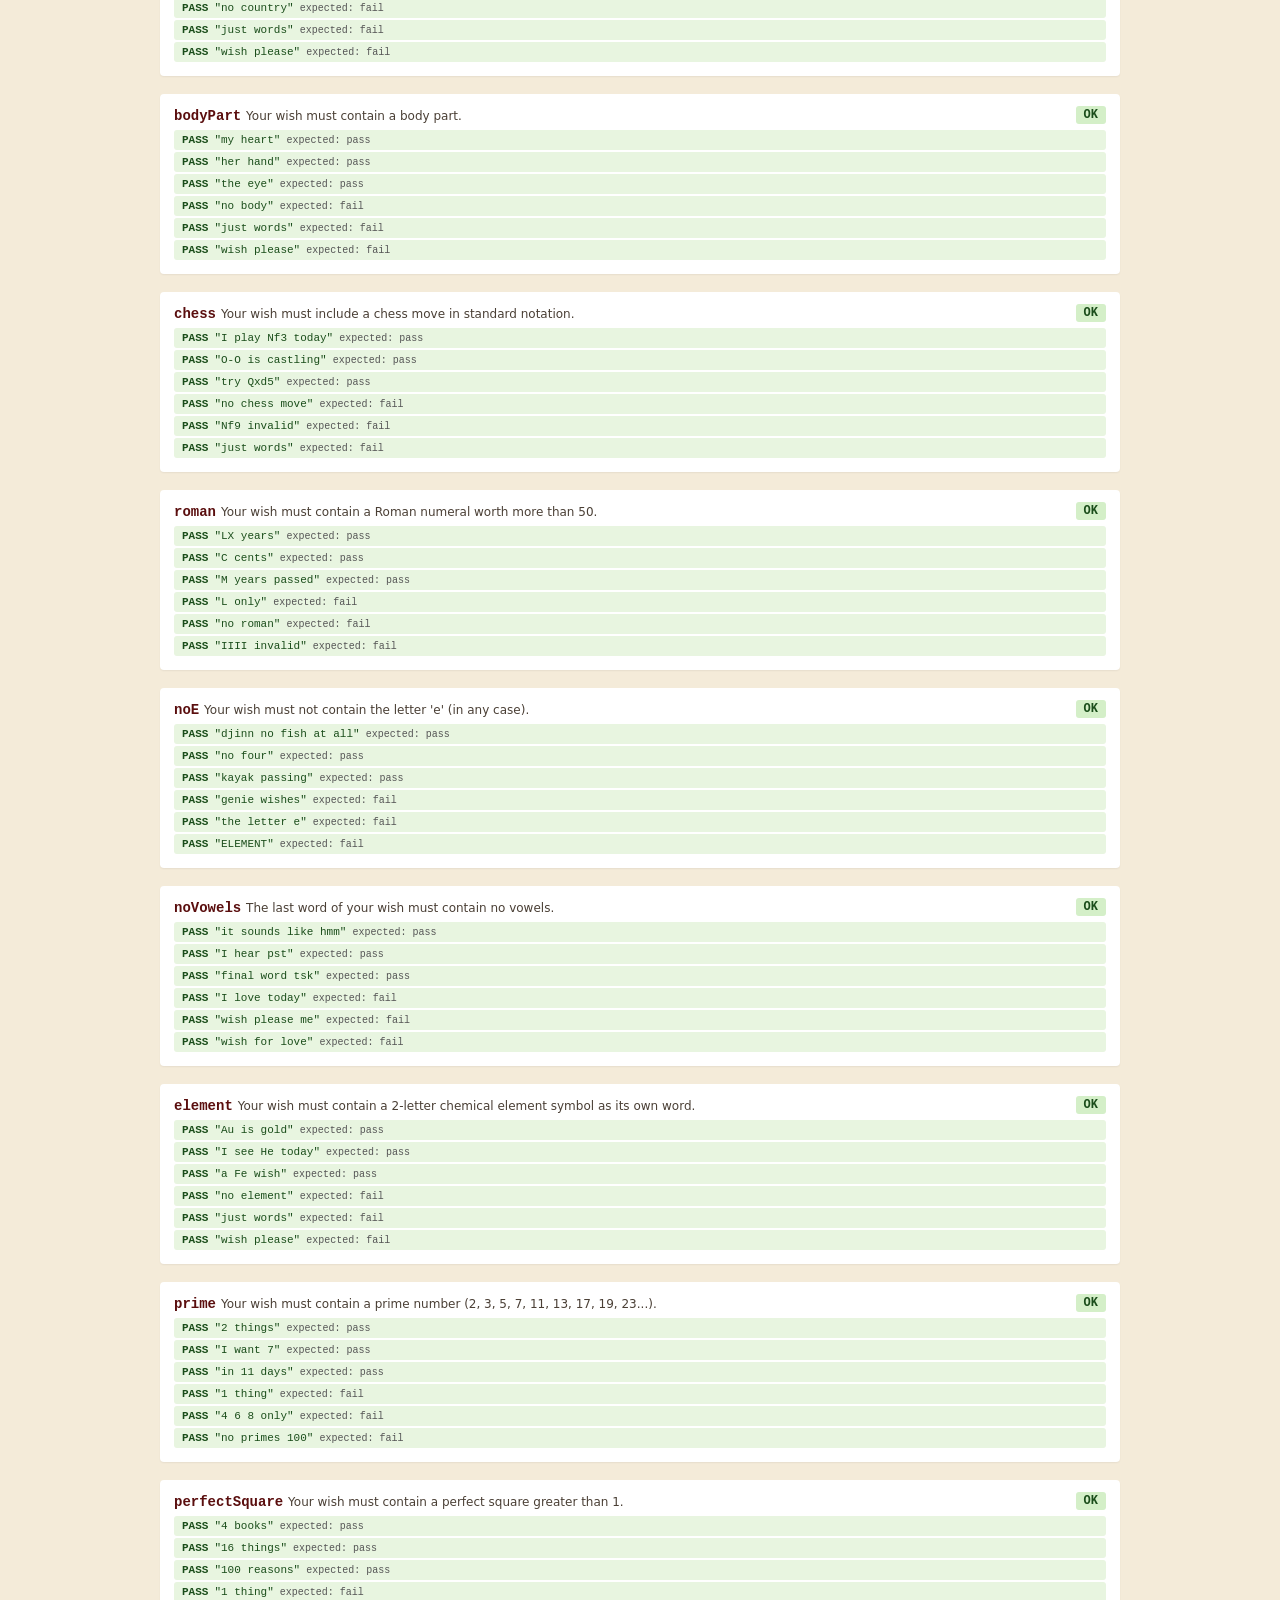
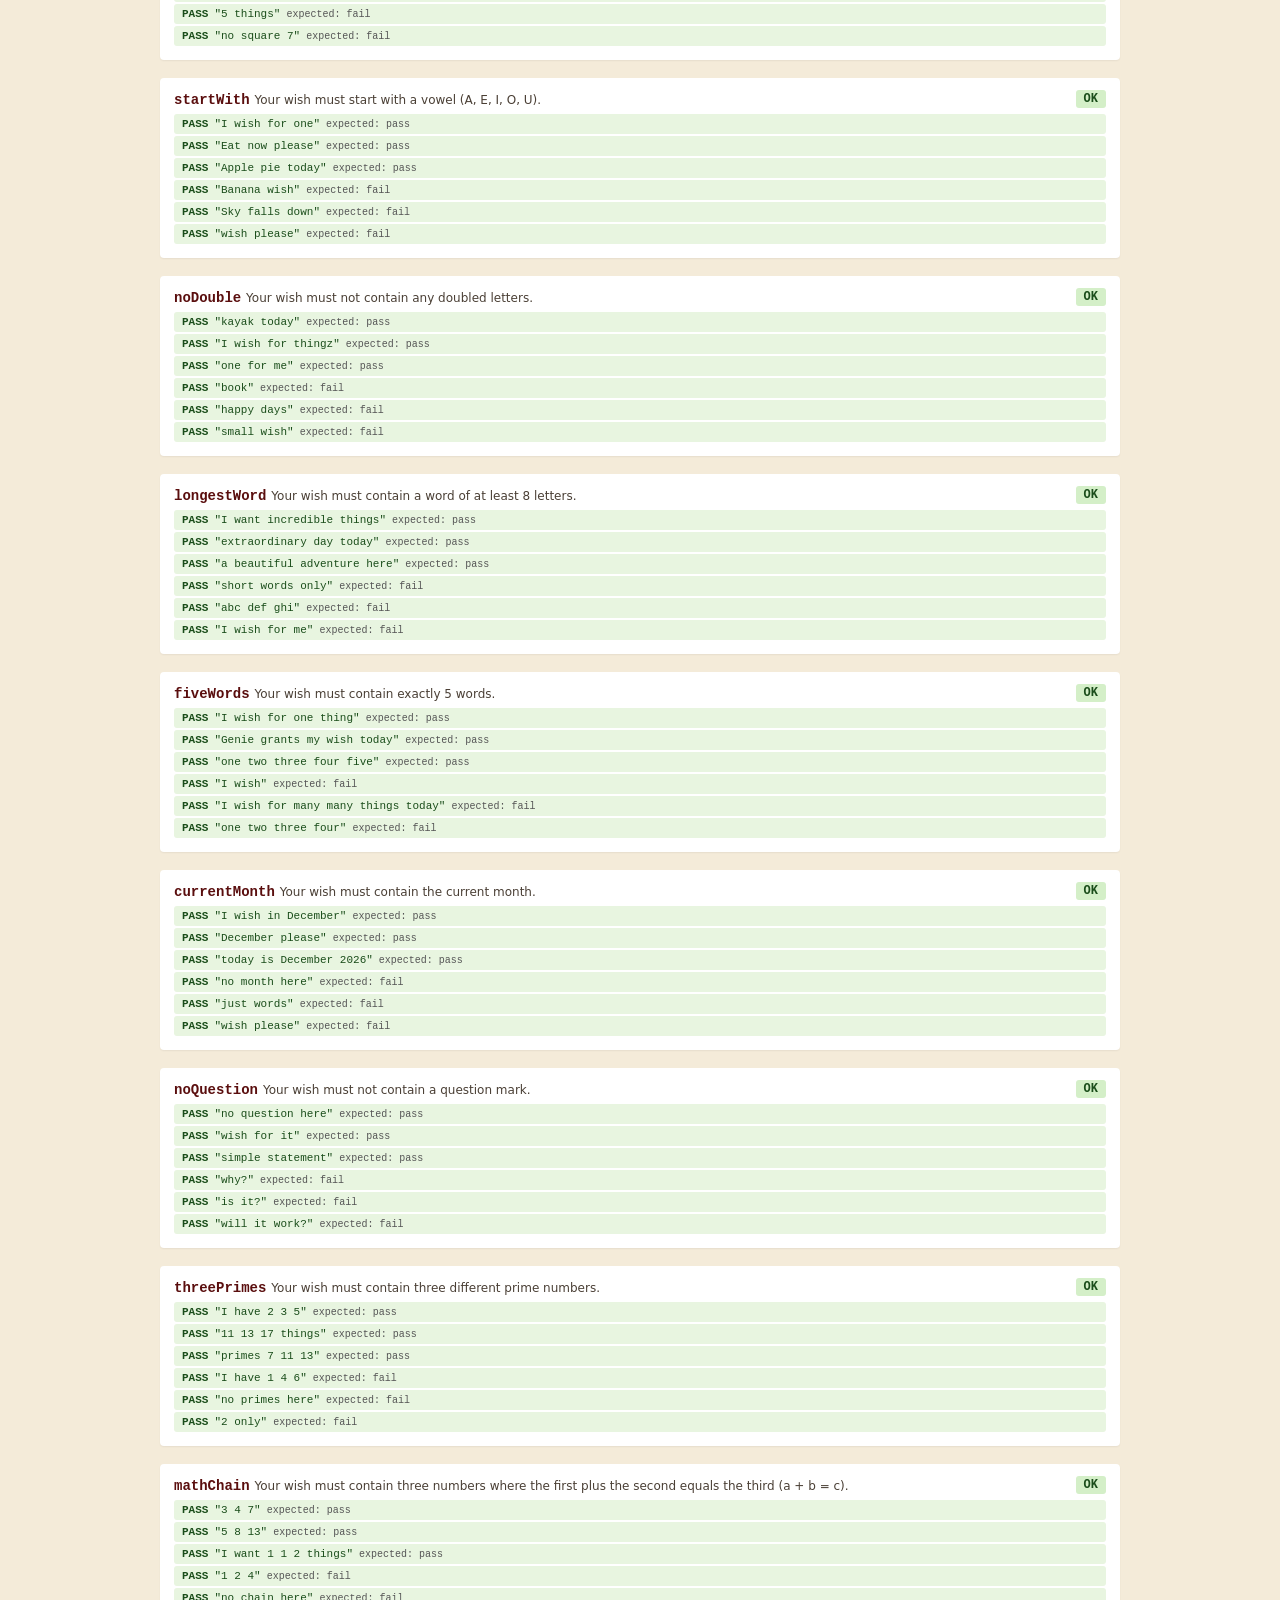
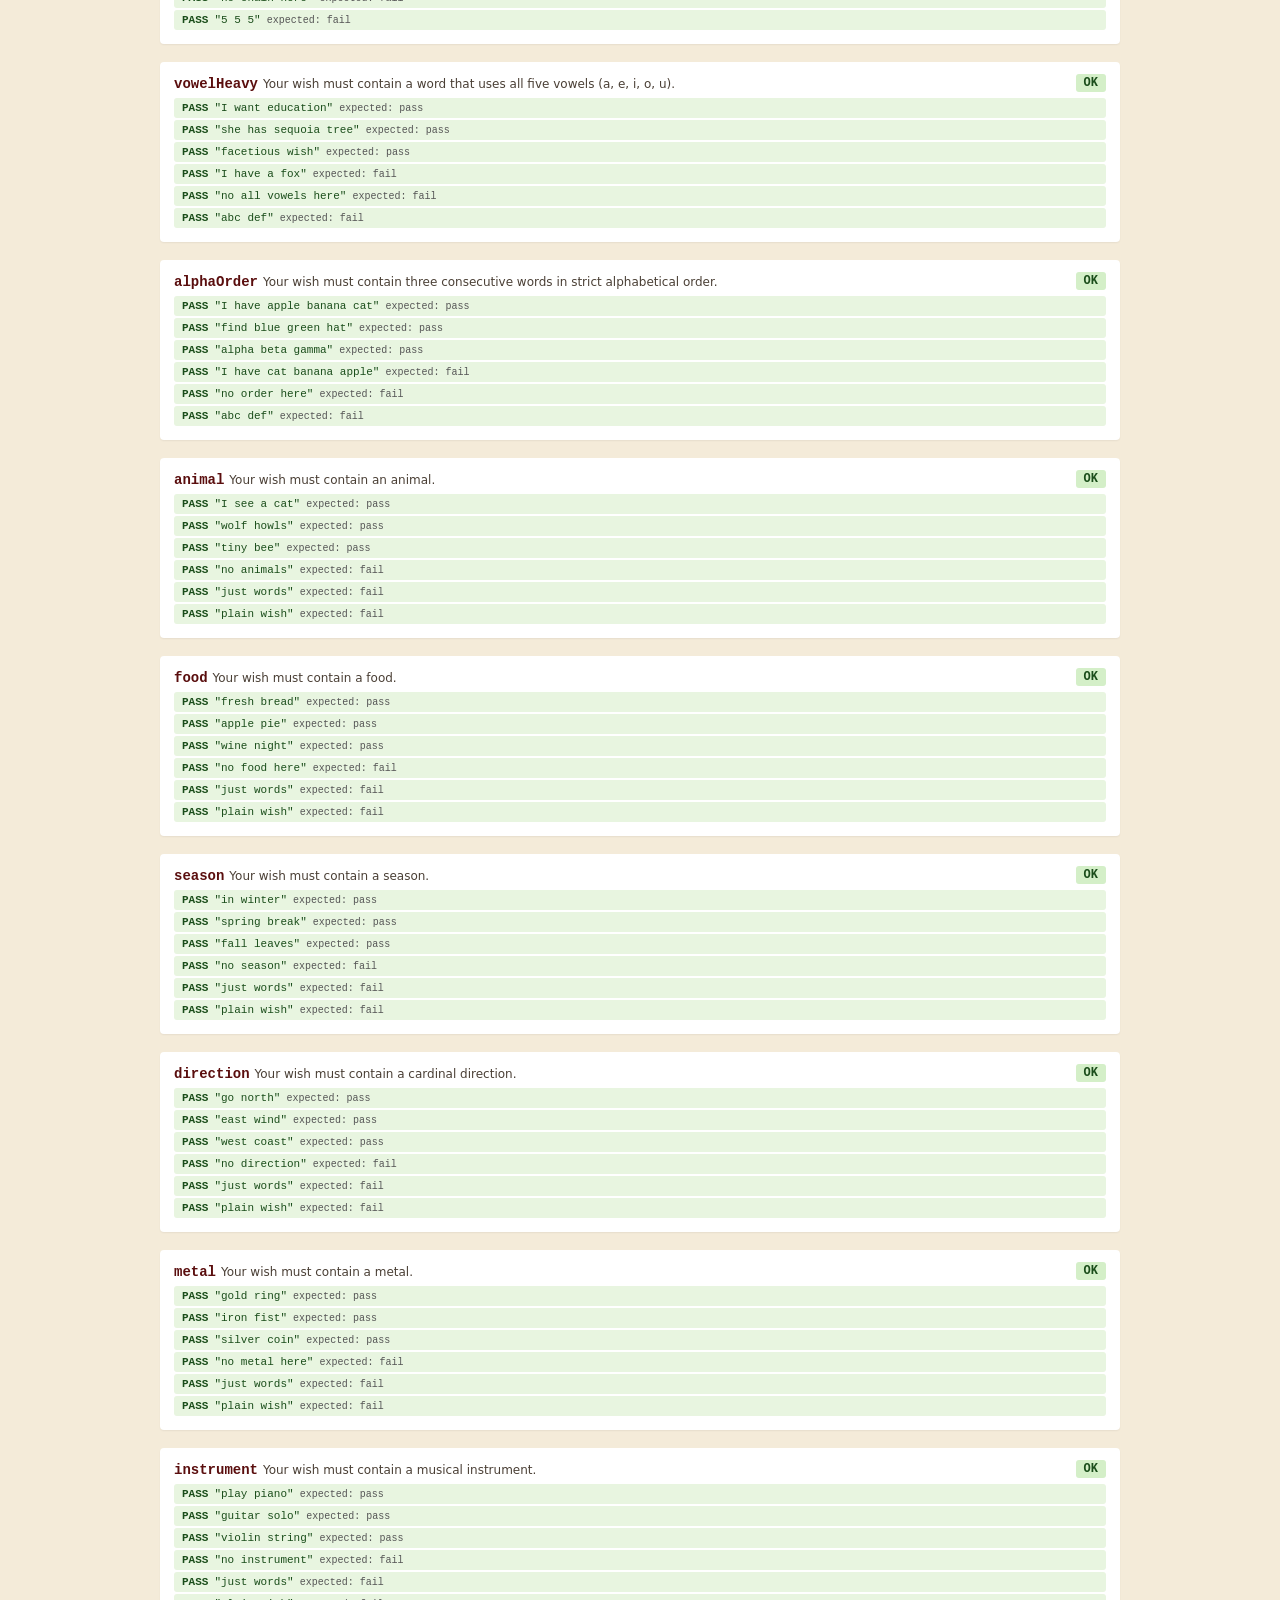
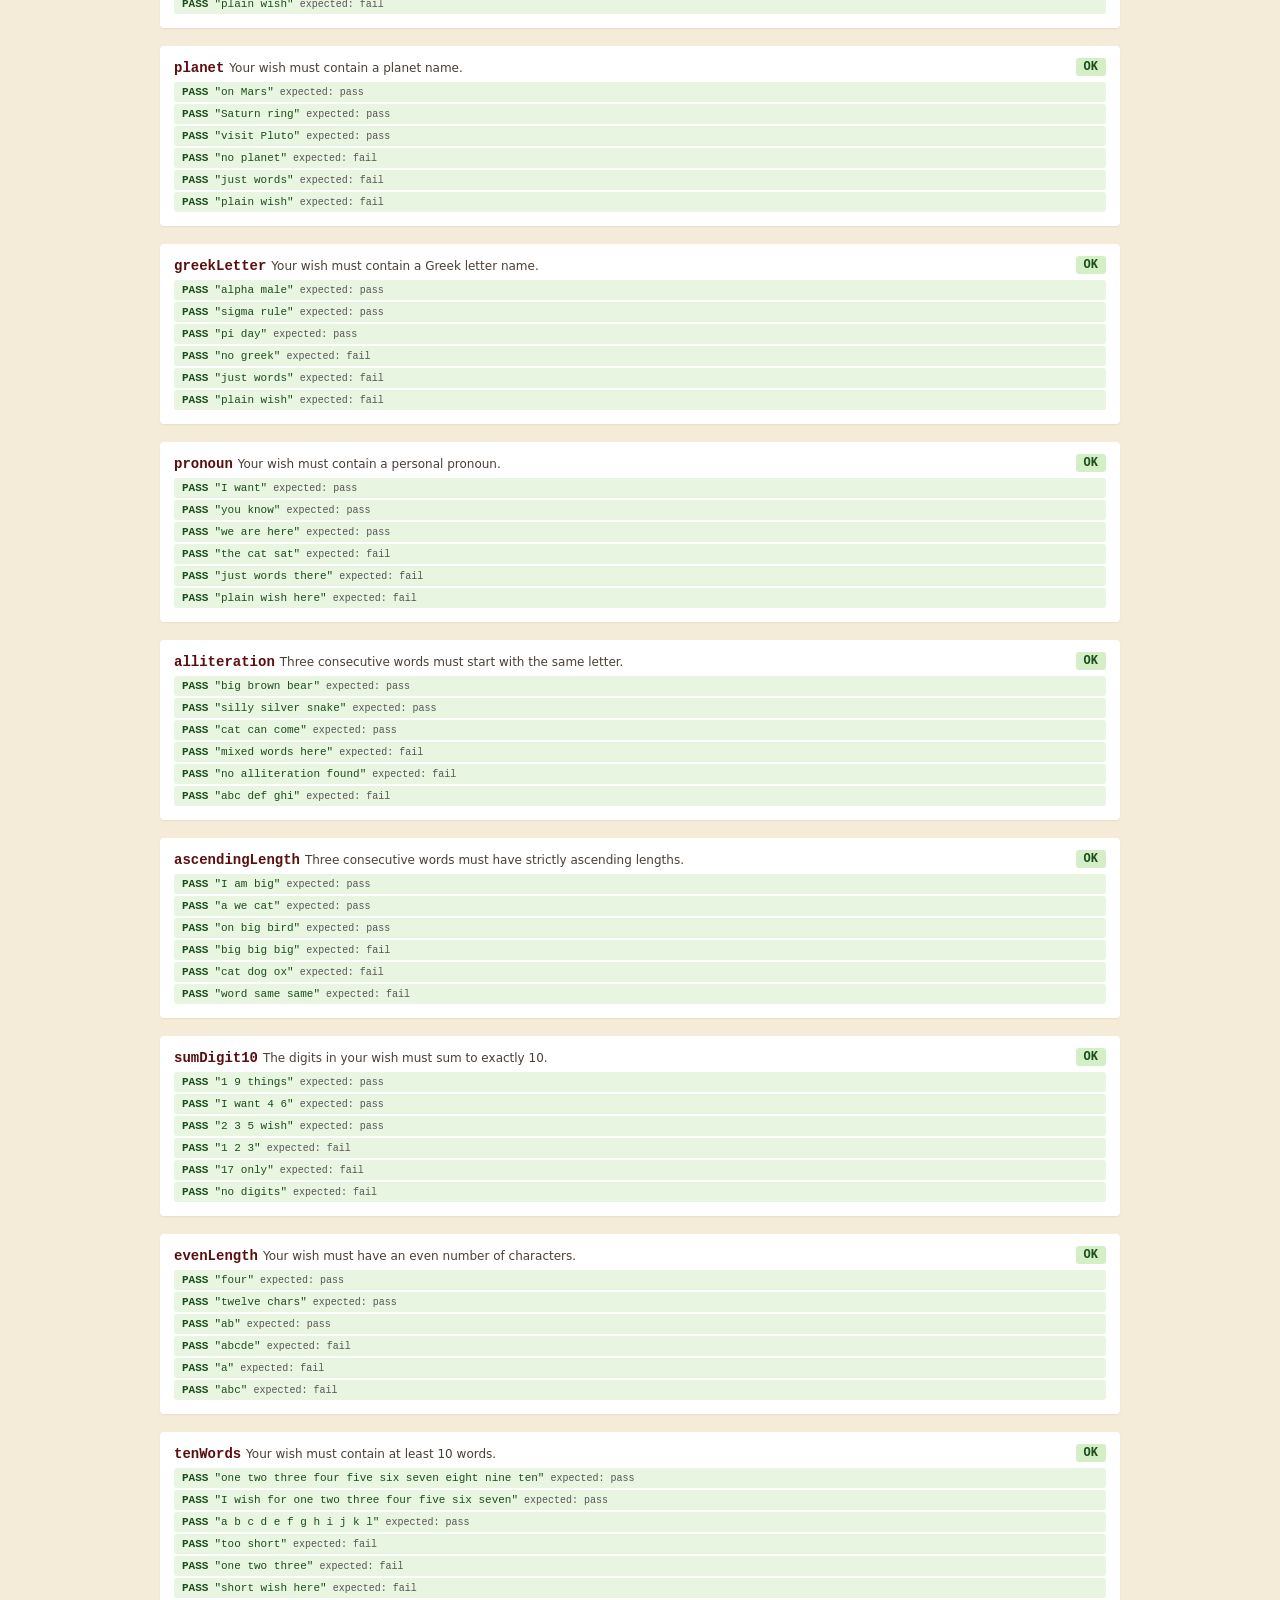
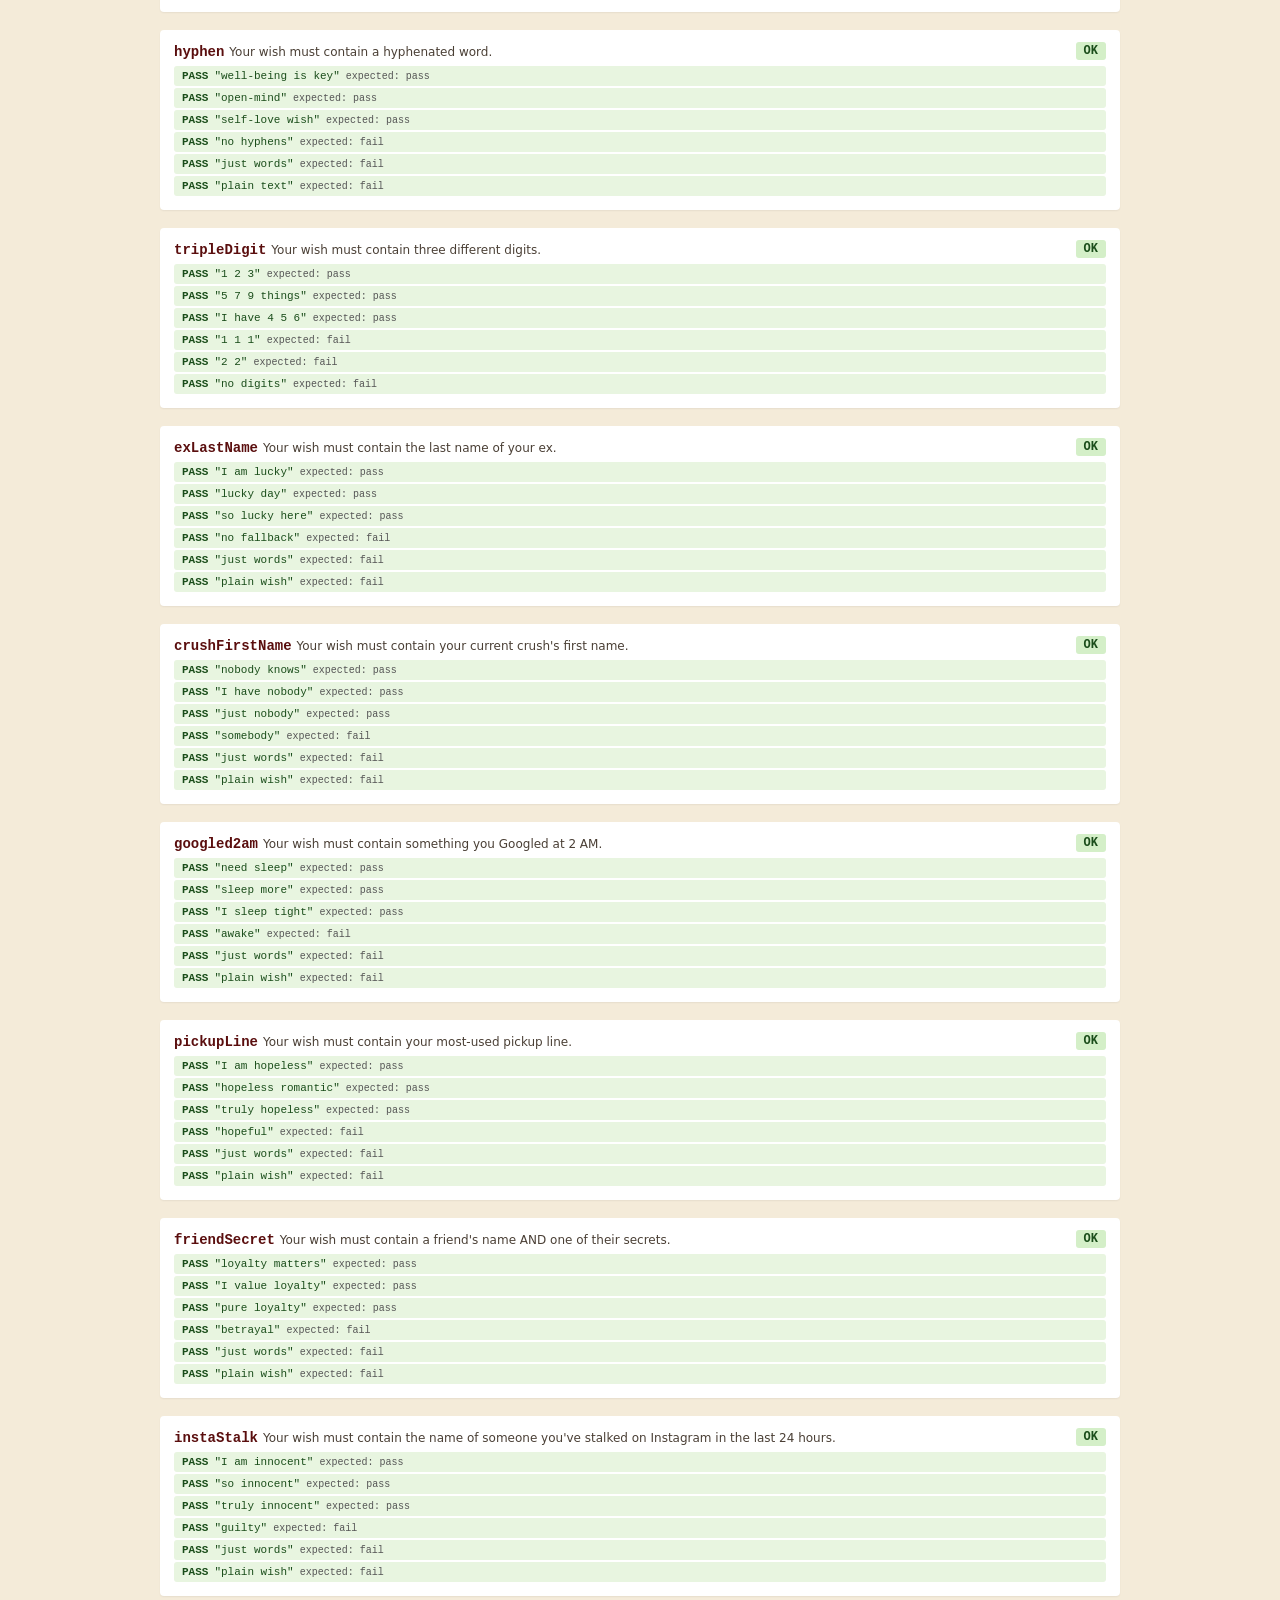
<file: tests/rule-tests.html>
<!DOCTYPE html>
<html lang="en">
<head>
<meta charset="UTF-8">
<meta name="viewport" content="width=device-width, initial-scale=1.0">
<title>Wishgranted · Rule Tests</title>
<style>
  body { font-family: -apple-system, system-ui, Segoe UI, Roboto, sans-serif; max-width: 960px; margin: 24px auto; padding: 0 20px 80px; color: #1A1410; background: #F4EBD9; }
  h1 { font-size: 22px; margin-bottom: 4px; }
  .summary { padding: 12px 16px; margin: 16px 0; border-radius: 4px; font-weight: 700; }
  .summary.all-pass { background: #D4EFC8; color: #1A4D1A; border-left: 4px solid #2D7D2D; }
  .summary.has-fail { background: #F5C6C6; color: #5A1A1A; border-left: 4px solid #8B1A1A; }
  .rule-block { margin: 18px 0; padding: 12px 14px; background: white; border-radius: 4px; box-shadow: 0 1px 2px rgba(0,0,0,0.06); }
  .rule-head { font-weight: 700; font-size: 14px; margin-bottom: 6px; display: flex; justify-content: space-between; gap: 12px; align-items: center; }
  .rule-id { font-family: monospace; color: #5A0E0E; }
  .rule-text { font-size: 12px; color: #4A3F35; font-weight: 400; flex: 1; }
  .rule-stat { font-family: monospace; font-size: 12px; padding: 2px 8px; border-radius: 3px; flex-shrink: 0; }
  .rule-stat.ok { background: #D4EFC8; color: #1A4D1A; }
  .rule-stat.fail { background: #F5C6C6; color: #5A1A1A; }
  .case { padding: 4px 8px; margin: 2px 0; font-family: monospace; font-size: 11px; border-radius: 3px; word-break: break-word; }
  .case.pass { background: #E8F5E0; color: #1A4D1A; }
  .case.fail { background: #FBDADA; color: #5A1A1A; }
  .case .label { font-weight: 700; margin-right: 6px; }
  .case .expected { color: #555; font-size: 10px; margin-left: 6px; }
</style>
</head>
<body>

<h1>Wishgranted · Rule Tests</h1>
<div id="summary" class="summary">Running…</div>
<div id="results"></div>

<script src="../js/rules.js"></script>
<script>
(function () {
  'use strict';

  var currentMonth = new Date().toLocaleDateString('en-US', { month: 'long' });

  var TESTS = {
    len12: {
      pass: ['I wish for one thing', 'twelve charsx', 'abcdefghijkl'],
      fail: ['short', 'eleven char', '']
    },
    len30: {
      pass: ['this wish is at least thirty chars long', 'I want a long and detailed wish please today', '------------------------------'],
      fail: ['short wish', 'twenty-nine characters here!', '']
    },
    maxLen60: {
      pass: ['', 'short', 'this is exactly sixty characters long? maybe close enough.'],
      fail: [
        'this wish is way more than sixty characters long, definitely too long for the genie',
        'a'.repeat(61),
        'I would like to wish for many wonderful things to happen today and tomorrow'
      ]
    },
    digit: {
      pass: ['I want 1 thing', 'give me 5 wishes', 'in 2026 please'],
      fail: ['no digits here', 'pure letters', 'wish please']
    },
    twoDigits: {
      pass: ['1 and 2', 'I want 5 of 7 things', 'in 2026'],
      fail: ['1 1 1 1', '5 5 5', 'no digits at all']
    },
    address: {
      pass: ['Genie I wish', 'Djinn please', 'oh great one'],
      fail: ['I wish for stuff', 'please grant me', 'just a wish']
    },
    doubleLetter: {
      pass: ['book', 'happy days', 'will it work'],
      fail: ['wish for me', 'no double here', 'abc def']
    },
    noVowelEnd: {
      pass: ['I wish for things', 'good night moon', 'genie grant'],
      fail: ['I wish for me', 'I love banana', 'I love you']
    },
    questionMark: {
      pass: ['Why?', 'Is this real?', 'wish?'],
      fail: ['no question', 'period.', 'exclaim!']
    },
    capital: {
      pass: ['I love New York City', 'Once upon a Time in Hollywood', 'small Big Big things'],
      fail: ['no caps here', 'I love new york', 'Just one Capital']
    },
    rhyme: {
      pass: ['happy crappy day', 'fine wine glasses', 'sticks bricks'],
      fail: ['no rhyme here', 'word phrase line', 'abc def ghi']
    },
    sum17: {
      pass: ['8 9 stuff', '9 4 4 here', 'wish 9 8 done'],
      fail: ['1 2 3', '100 wish', 'no digits']
    },
    palindrome: {
      pass: ['I have a kayak', 'at noon today', 'level up'],
      fail: ['no palindromes', 'river runs', 'just words']
    },
    color: {
      pass: ['red sky', 'a blue moon', 'gold ring'],
      fail: ['no colors', 'just words', 'wish please']
    },
    weekday: {
      pass: ['Monday morning', 'by Friday', 'Sunday brunch'],
      fail: ['no day', 'just words', 'wish please']
    },
    country: {
      pass: ['in France today', 'from Japan with love', 'to India and back'],
      fail: ['no country', 'just words', 'wish please']
    },
    bodyPart: {
      pass: ['my heart', 'her hand', 'the eye'],
      fail: ['no body', 'just words', 'wish please']
    },
    chess: {
      pass: ['I play Nf3 today', 'O-O is castling', 'try Qxd5'],
      fail: ['no chess move', 'Nf9 invalid', 'just words']
    },
    roman: {
      pass: ['LX years', 'C cents', 'M years passed'],
      fail: ['L only', 'no roman', 'IIII invalid']
    },
    noE: {
      pass: ['djinn no fish at all', 'no four', 'kayak passing'],
      fail: ['genie wishes', 'the letter e', 'ELEMENT']
    },
    noVowels: {
      pass: ['it sounds like hmm', 'I hear pst', 'final word tsk'],
      fail: ['I love today', 'wish please me', 'wish for love']
    },
    element: {
      pass: ['Au is gold', 'I see He today', 'a Fe wish'],
      fail: ['no element', 'just words', 'wish please']
    },
    prime: {
      pass: ['2 things', 'I want 7', 'in 11 days'],
      fail: ['1 thing', '4 6 8 only', 'no primes 100']
    },
    perfectSquare: {
      pass: ['4 books', '16 things', '100 reasons'],
      fail: ['1 thing', '5 things', 'no square 7']
    },
    startWith: {
      pass: ['I wish for one', 'Eat now please', 'Apple pie today'],
      fail: ['Banana wish', 'Sky falls down', 'wish please']
    },
    noDouble: {
      pass: ['kayak today', 'I wish for thingz', 'one for me'],
      fail: ['book', 'happy days', 'small wish']
    },
    longestWord: {
      pass: ['I want incredible things', 'extraordinary day today', 'a beautiful adventure here'],
      fail: ['short words only', 'abc def ghi', 'I wish for me']
    },
    fiveWords: {
      pass: ['I wish for one thing', 'Genie grants my wish today', 'one two three four five'],
      fail: ['I wish', 'I wish for many many things today', 'one two three four']
    },
    currentMonth: {
      pass: ['I wish in ' + currentMonth, currentMonth + ' please', 'today is ' + currentMonth + ' 2026'],
      fail: ['no month here', 'just words', 'wish please']
    },
    noQuestion: {
      pass: ['no question here', 'wish for it', 'simple statement'],
      fail: ['why?', 'is it?', 'will it work?']
    },
    threePrimes: {
      pass: ['I have 2 3 5', '11 13 17 things', 'primes 7 11 13'],
      fail: ['I have 1 4 6', 'no primes here', '2 only']
    },
    mathChain: {
      pass: ['3 4 7', '5 8 13', 'I want 1 1 2 things'],
      fail: ['1 2 4', 'no chain here', '5 5 5']
    },
    vowelHeavy: {
      pass: ['I want education', 'she has sequoia tree', 'facetious wish'],
      fail: ['I have a fox', 'no all vowels here', 'abc def']
    },
    alphaOrder: {
      pass: ['I have apple banana cat', 'find blue green hat', 'alpha beta gamma'],
      fail: ['I have cat banana apple', 'no order here', 'abc def']
    },
    animal: {
      pass: ['I see a cat', 'wolf howls', 'tiny bee'],
      fail: ['no animals', 'just words', 'plain wish']
    },
    food: {
      pass: ['fresh bread', 'apple pie', 'wine night'],
      fail: ['no food here', 'just words', 'plain wish']
    },
    season: {
      pass: ['in winter', 'spring break', 'fall leaves'],
      fail: ['no season', 'just words', 'plain wish']
    },
    direction: {
      pass: ['go north', 'east wind', 'west coast'],
      fail: ['no direction', 'just words', 'plain wish']
    },
    metal: {
      pass: ['gold ring', 'iron fist', 'silver coin'],
      fail: ['no metal here', 'just words', 'plain wish']
    },
    instrument: {
      pass: ['play piano', 'guitar solo', 'violin string'],
      fail: ['no instrument', 'just words', 'plain wish']
    },
    planet: {
      pass: ['on Mars', 'Saturn ring', 'visit Pluto'],
      fail: ['no planet', 'just words', 'plain wish']
    },
    greekLetter: {
      pass: ['alpha male', 'sigma rule', 'pi day'],
      fail: ['no greek', 'just words', 'plain wish']
    },
    pronoun: {
      pass: ['I want', 'you know', 'we are here'],
      fail: ['the cat sat', 'just words there', 'plain wish here']
    },
    alliteration: {
      pass: ['big brown bear', 'silly silver snake', 'cat can come'],
      fail: ['mixed words here', 'no alliteration found', 'abc def ghi']
    },
    ascendingLength: {
      pass: ['I am big', 'a we cat', 'on big bird'],
      fail: ['big big big', 'cat dog ox', 'word same same']
    },
    sumDigit10: {
      pass: ['1 9 things', 'I want 4 6', '2 3 5 wish'],
      fail: ['1 2 3', '17 only', 'no digits']
    },
    evenLength: {
      pass: ['four', 'twelve chars', 'ab'],
      fail: ['abcde', 'a', 'abc']
    },
    tenWords: {
      pass: ['one two three four five six seven eight nine ten', 'I wish for one two three four five six seven', 'a b c d e f g h i j k l'],
      fail: ['too short', 'one two three', 'short wish here']
    },
    hyphen: {
      pass: ['well-being is key', 'open-mind', 'self-love wish'],
      fail: ['no hyphens', 'just words', 'plain text']
    },
    tripleDigit: {
      pass: ['1 2 3', '5 7 9 things', 'I have 4 5 6'],
      fail: ['1 1 1', '2 2', 'no digits']
    },
    exLastName: {
      ctx: { personalAnswer: 'lucky' },
      pass: ['I am lucky', 'lucky day', 'so lucky here'],
      fail: ['no fallback', 'just words', 'plain wish']
    },
    crushFirstName: {
      ctx: { personalAnswer: 'nobody' },
      pass: ['nobody knows', 'I have nobody', 'just nobody'],
      fail: ['somebody', 'just words', 'plain wish']
    },
    googled2am: {
      ctx: { personalAnswer: 'sleep' },
      pass: ['need sleep', 'sleep more', 'I sleep tight'],
      fail: ['awake', 'just words', 'plain wish']
    },
    pickupLine: {
      ctx: { personalAnswer: 'hopeless' },
      pass: ['I am hopeless', 'hopeless romantic', 'truly hopeless'],
      fail: ['hopeful', 'just words', 'plain wish']
    },
    friendSecret: {
      ctx: { personalAnswer: 'loyalty' },
      pass: ['loyalty matters', 'I value loyalty', 'pure loyalty'],
      fail: ['betrayal', 'just words', 'plain wish']
    },
    instaStalk: {
      ctx: { personalAnswer: 'innocent' },
      pass: ['I am innocent', 'so innocent', 'truly innocent'],
      fail: ['guilty', 'just words', 'plain wish']
    }
  };

  function run() {
    var pool = window.RULE_POOL;
    var resultsEl = document.getElementById('results');
    var summaryEl = document.getElementById('summary');
    var totalCases = 0;
    var failedCases = 0;
    var html = '';

    for (var i = 0; i < pool.length; i++) {
      var rule = pool[i];
      var spec = TESTS[rule.id];
      if (!spec) {
        html += '<div class="rule-block"><div class="rule-head"><span><span class="rule-id">' + rule.id + '</span></span><span class="rule-stat fail">NO TESTS</span></div></div>';
        failedCases++;
        totalCases++;
        continue;
      }

      var passResults = [];
      var failResults = [];

      for (var p = 0; p < spec.pass.length; p++) {
        totalCases++;
        var got = rule.check(spec.pass[p], spec.ctx);
        if (!got) failedCases++;
        passResults.push({ wish: spec.pass[p], got: got, expected: true });
      }
      for (var f = 0; f < spec.fail.length; f++) {
        totalCases++;
        var got2 = rule.check(spec.fail[f], spec.ctx);
        if (got2) failedCases++;
        failResults.push({ wish: spec.fail[f], got: got2, expected: false });
      }

      var allOk = true;
      for (var k = 0; k < passResults.length; k++) if (!passResults[k].got) { allOk = false; break; }
      if (allOk) for (var k2 = 0; k2 < failResults.length; k2++) if (failResults[k2].got) { allOk = false; break; }

      var caseHtml = '';
      for (var pr = 0; pr < passResults.length; pr++) {
        var r = passResults[pr];
        var ok = r.got === r.expected;
        caseHtml += '<div class="case ' + (ok ? 'pass' : 'fail') + '"><span class="label">' + (ok ? 'PASS' : 'FAIL') + '</span>' + escapeHtml(JSON.stringify(r.wish)) + '<span class="expected">expected: pass</span></div>';
      }
      for (var fr = 0; fr < failResults.length; fr++) {
        var r2 = failResults[fr];
        var ok2 = r2.got === r2.expected;
        caseHtml += '<div class="case ' + (ok2 ? 'pass' : 'fail') + '"><span class="label">' + (ok2 ? 'PASS' : 'FAIL') + '</span>' + escapeHtml(JSON.stringify(r2.wish)) + '<span class="expected">expected: fail</span></div>';
      }

      html += '<div class="rule-block">' +
        '<div class="rule-head">' +
          '<span><span class="rule-id">' + escapeHtml(rule.id) + '</span> <span class="rule-text">' + escapeHtml(rule.text) + '</span></span>' +
          '<span class="rule-stat ' + (allOk ? 'ok' : 'fail') + '">' + (allOk ? 'OK' : 'FAIL') + '</span>' +
        '</div>' +
        caseHtml +
      '</div>';
    }

    resultsEl.innerHTML = html;
    summaryEl.className = 'summary ' + (failedCases === 0 ? 'all-pass' : 'has-fail');
    summaryEl.textContent = (failedCases === 0 ? '✓ ' : '✗ ') +
      (totalCases - failedCases) + ' / ' + totalCases + ' assertions passed across ' + pool.length + ' rules' +
      (failedCases > 0 ? ' (' + failedCases + ' failures)' : '');
  }

  function escapeHtml(s) {
    return String(s).replace(/[&<>"']/g, function (c) {
      return { '&':'&amp;','<':'&lt;','>':'&gt;','"':'&quot;',"'":'&#39;' }[c];
    });
  }

  if (document.readyState === 'loading') {
    document.addEventListener('DOMContentLoaded', run);
  } else {
    run();
  }
})();
</script>

</body>
</html>
</file>
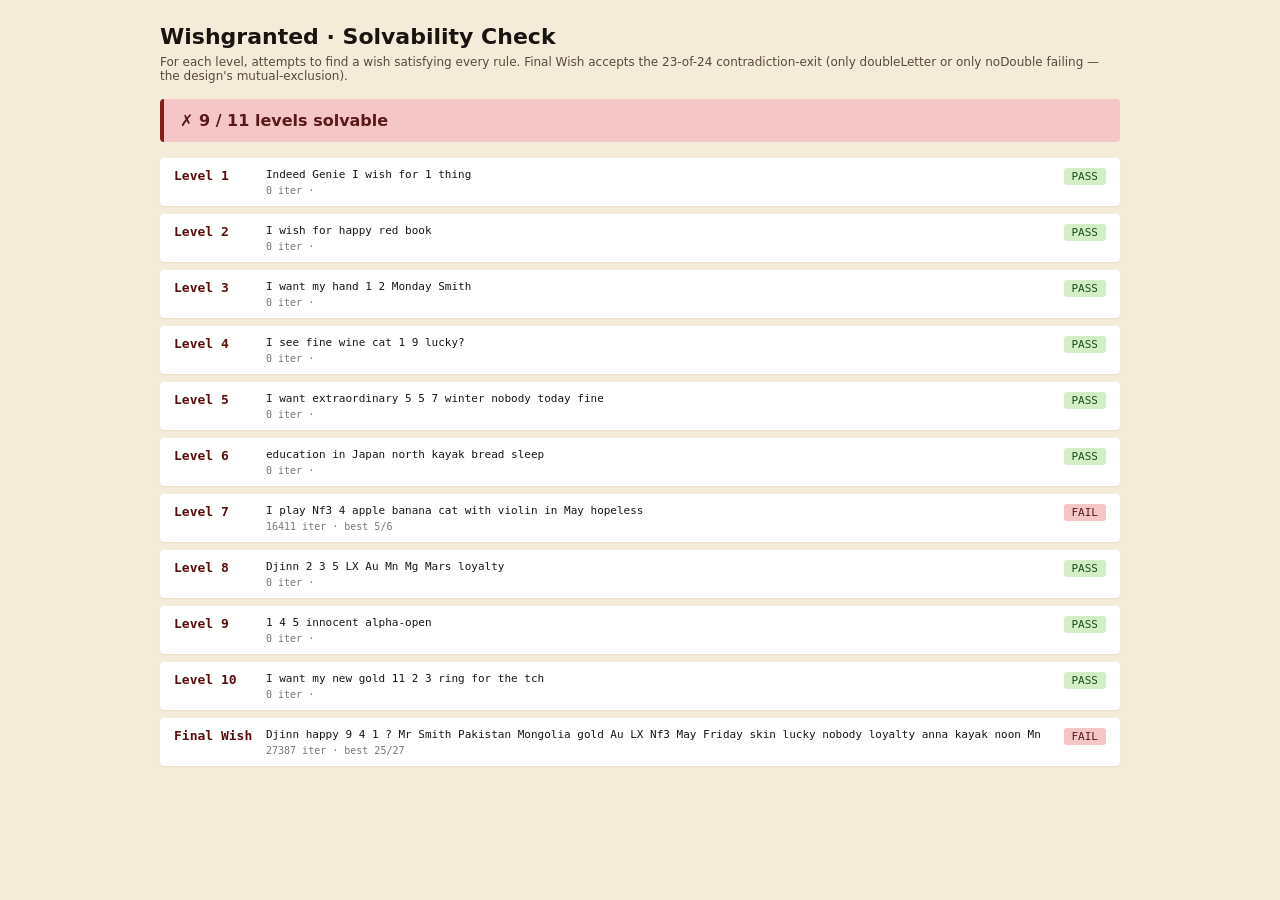
<file: tests/solvability.html>
<!DOCTYPE html>
<html lang="en">
<head>
<meta charset="UTF-8">
<meta name="viewport" content="width=device-width, initial-scale=1.0">
<title>Wishgranted · Solvability Check</title>
<style>
  body { font-family: -apple-system, system-ui, Segoe UI, Roboto, sans-serif; max-width: 960px; margin: 24px auto; padding: 0 20px 80px; color: #1A1410; background: #F4EBD9; }
  h1 { font-size: 22px; margin-bottom: 6px; }
  .note { font-size: 12px; color: #5A4A3A; margin-bottom: 16px; }
  .summary { padding: 12px 16px; margin: 16px 0; border-radius: 4px; font-weight: 700; }
  .summary.all-pass { background: #D4EFC8; color: #1A4D1A; border-left: 4px solid #2D7D2D; }
  .summary.has-fail { background: #F5C6C6; color: #5A1A1A; border-left: 4px solid #8B1A1A; }
  .row { display: flex; gap: 12px; align-items: flex-start; padding: 10px 14px; margin: 8px 0; background: white; border-radius: 4px; box-shadow: 0 1px 2px rgba(0,0,0,0.06); }
  .row .label { font-family: monospace; font-weight: 700; min-width: 80px; color: #5A0E0E; }
  .row .stat { padding: 2px 8px; border-radius: 3px; font-family: monospace; font-size: 11px; flex-shrink: 0; }
  .row .stat.ok { background: #D4EFC8; color: #1A4D1A; }
  .row .stat.exit { background: #FFE9B0; color: #6B4A00; }
  .row .stat.fail { background: #F5C6C6; color: #5A1A1A; }
  .row .wish { flex: 1; font-family: monospace; font-size: 11px; color: #1A1410; word-break: break-word; }
  .row .meta { font-family: monospace; font-size: 10px; color: #777; margin-top: 4px; }
  .running { color: #777; font-style: italic; }
</style>
</head>
<body>

<h1>Wishgranted · Solvability Check</h1>
<div class="note">For each level, attempts to find a wish satisfying every rule. Final Wish accepts the 23-of-24 contradiction-exit (only doubleLetter or only noDouble failing — the design's mutual-exclusion).</div>
<div id="summary" class="summary running">Checking levels…</div>
<div id="results"></div>

<script src="../js/rules.js"></script>
<script src="../js/levels.js"></script>
<script>
(function () {
  'use strict';

  var SEEDS = [
    'Indeed Genie I wish for 1 thing',
    'I wish for happy red book',
    'I want my hand 1 2 Monday Smith',
    'I see fine wine cat 1 9 lucky?',
    'I want extraordinary 5 5 7 winter nobody today fine',
    'education in Japan north kayak bread sleep',
    'I play Nf3 4 apple banana cat with violin in May hopeless',
    'Djinn 2 3 5 LX Au Mn Mg Mars loyalty',
    '1 4 5 innocent alpha-open',
    'I want my new gold 11 2 3 ring for the tch',
    'Djinn happy 9 4 1 ? Mr Smith Pakistan Mongolia gold Au LX Nf3 May Friday skin lucky nobody loyalty anna kayak noon Mn',
    'Oh great one I wish for 1 thing',
    'I see fine wine 1 9 lucky cat?',
    'Djinn 2 3 5 LX Au Mn Mg Pluto Saturn loyalty',
    '1 4 5 innocent alpha-self'
  ];

  var VOCAB = [
    'Genie','Djinn','Master','genie','djinn','master',
    'I','wish','for','one','two','three','five','seven','eight','nine','grant',
    'happy','crappy','book','books','will','all','small','tall','call',
    'kayak','noon','anna','level','civic','radar','redder',
    'Mr','Mrs','Smith','Anna','James','Anne','Otto','Bob',
    'Monday','Tuesday','Wednesday','Thursday','Friday','Saturday','Sunday',
    'red','blue','green','gold','silver','black','white','pink','purple',
    'Japan','India','China','France','Egypt','Italy','Spain','Pakistan','Mongolia','Brazil','Iraq','Iran','Cuba',
    'hand','heart','eye','skin','knee','foot','head','back','lung','muscle',
    'Nf3','Qa4','a4','e4','O-O','exd5','Bb5',
    'C','D','M','LX','LXX','CL','CC','III','IV','MM','MD',
    'He','Li','Be','Na','Mg','Al','Si','Cl','Ar','Ca','Fe','Cu','Zn','Au','Hg','Pb','Mn','Ti','Cr','Sc',
    'May','today','tomorrow','please','prophecy','wonderful','beautiful','fantastic','enormous',
    'is','was','at','the','of','my','our','give','take','grant',
    '1','2','3','4','5','6','7','8','9','11','13','17','25','100','144',
    '?','!','.', '"',
    'fine','wine','line','time','rhyme','rhymes','dimes','dines'
  ];

  function ruleObjectsFor(ids) {
    var pool = window.RULE_POOL;
    var out = [];
    for (var i = 0; i < ids.length; i++) {
      for (var j = 0; j < pool.length; j++) {
        if (pool[j].id === ids[i]) { out.push(pool[j]); break; }
      }
    }
    return out;
  }

  // Personal-rule answers used by the solvability seeds. The seed wishes
  // already include these words, so we pre-pretend the player committed
  // them as the personal answer for each rule.
  var PERSONAL_ANSWERS = {
    exLastName: 'lucky',
    crushFirstName: 'nobody',
    googled2am: 'sleep',
    pickupLine: 'hopeless',
    friendSecret: 'loyalty',
    instaStalk: 'innocent'
  };

  function ctxFor(rule) {
    if (rule.isPersonal) return { personalAnswer: PERSONAL_ANSWERS[rule.id] || '' };
    return undefined;
  }

  function passesAll(rules, wish) {
    for (var i = 0; i < rules.length; i++) {
      if (!rules[i].check(wish, ctxFor(rules[i]))) return false;
    }
    return true;
  }

  function failingIds(rules, wish) {
    var out = [];
    for (var i = 0; i < rules.length; i++) {
      if (!rules[i].check(wish, ctxFor(rules[i]))) out.push(rules[i].id);
    }
    return out;
  }

  function isContradictionExit(failed) {
    if (failed.length !== 1) return false;
    return failed[0] === 'doubleLetter' || failed[0] === 'noDouble';
  }

  function randInt(n) { return Math.floor(Math.random() * n); }

  function mutate(wish) {
    var ws = wish.split(/\s+/).filter(function (s) { return s.length > 0; });
    var op = randInt(5);
    if (op === 0 || ws.length === 0) {
      ws.push(VOCAB[randInt(VOCAB.length)]);
    } else if (op === 1 && ws.length > 1) {
      ws.splice(randInt(ws.length), 1);
    } else if (op === 2) {
      ws[randInt(ws.length)] = VOCAB[randInt(VOCAB.length)];
    } else if (op === 3) {
      ws.splice(randInt(ws.length + 1), 0, VOCAB[randInt(VOCAB.length)]);
    } else {
      var i = randInt(ws.length);
      var j = randInt(ws.length);
      var tmp = ws[i]; ws[i] = ws[j]; ws[j] = tmp;
    }
    return ws.join(' ');
  }

  function tryFuzz(rules, isFinal, deadlineMs) {
    var bestWish = '';
    var bestScore = -1;
    for (var s = 0; s < SEEDS.length; s++) {
      var wish = SEEDS[s];
      if (isFinal) {
        var failed = failingIds(rules, wish);
        if (failed.length === 0) return { ok: true, wish: wish, exit: false, iters: 0 };
        if (isContradictionExit(failed)) return { ok: true, wish: wish, exit: true, iters: 0, only: failed[0] };
      } else {
        if (passesAll(rules, wish)) return { ok: true, wish: wish, iters: 0 };
      }
      var passCount = 0;
      for (var k = 0; k < rules.length; k++) if (rules[k].check(wish, ctxFor(rules[k]))) passCount++;
      if (passCount > bestScore) { bestScore = passCount; bestWish = wish; }
    }

    var iters = 0;
    var current = bestWish;
    var currentScore = bestScore;
    var maxIters = 100000;
    while (iters < maxIters && Date.now() < deadlineMs) {
      iters++;
      var candidate = mutate(current);
      if (candidate.length > 200) continue;
      if (isFinal) {
        var failed2 = failingIds(rules, candidate);
        if (failed2.length === 0) return { ok: true, wish: candidate, exit: false, iters: iters };
        if (isContradictionExit(failed2)) return { ok: true, wish: candidate, exit: true, iters: iters, only: failed2[0] };
      } else {
        if (passesAll(rules, candidate)) return { ok: true, wish: candidate, iters: iters };
      }
      var score = 0;
      for (var k2 = 0; k2 < rules.length; k2++) if (rules[k2].check(candidate, ctxFor(rules[k2]))) score++;
      if (score > currentScore || (score === currentScore && Math.random() < 0.05)) {
        current = candidate;
        currentScore = score;
        if (score > bestScore) { bestScore = score; bestWish = candidate; }
      }
    }
    return { ok: false, wish: bestWish, score: bestScore, total: rules.length, iters: iters };
  }

  function render(rows, allOk) {
    var summaryEl = document.getElementById('summary');
    var resultsEl = document.getElementById('results');
    var html = '';
    for (var i = 0; i < rows.length; i++) {
      var r = rows[i];
      var statClass = r.exit ? 'exit' : (r.ok ? 'ok' : 'fail');
      var statText = r.exit ? 'EXIT 23/24' : (r.ok ? 'PASS' : 'FAIL');
      html += '<div class="row">' +
        '<div class="label">' + r.label + '</div>' +
        '<div style="flex:1; min-width: 0;">' +
          '<div class="wish">' + escapeHtml(r.wish || '(no candidate)') + '</div>' +
          '<div class="meta">' +
            (r.iters !== undefined ? r.iters + ' iter · ' : '') +
            (r.only ? 'only ' + r.only + ' failing · ' : '') +
            (typeof r.score === 'number' ? 'best ' + r.score + '/' + r.total : '') +
          '</div>' +
        '</div>' +
        '<div class="stat ' + statClass + '">' + statText + '</div>' +
      '</div>';
    }
    resultsEl.innerHTML = html;
    summaryEl.className = 'summary ' + (allOk ? 'all-pass' : 'has-fail');
    summaryEl.textContent = (allOk ? '✓ ' : '✗ ') + rows.filter(function (r) { return r.ok; }).length + ' / ' + rows.length + ' levels solvable';
  }

  function escapeHtml(s) {
    return String(s).replace(/[&<>"']/g, function (c) {
      return { '&':'&amp;','<':'&lt;','>':'&gt;','"':'&quot;',"'":'&#39;' }[c];
    });
  }

  function run() {
    var rows = [];
    var allOk = true;
    var perLevelMs = 5000;

    for (var n = 1; n <= 10; n++) {
      var lvl = window.getLevel(n);
      var rules = lvl.rules;
      var deadline = Date.now() + perLevelMs;
      var res = tryFuzz(rules, false, deadline);
      rows.push({
        label: 'Level ' + n,
        ok: res.ok,
        wish: res.wish,
        iters: res.iters,
        score: res.ok ? undefined : res.score,
        total: res.ok ? undefined : res.total
      });
      if (!res.ok) allOk = false;
    }

    var finalRules = window.getFinalRules();
    var finalDeadline = Date.now() + perLevelMs * 2;
    var finalRes = tryFuzz(finalRules, true, finalDeadline);
    rows.push({
      label: 'Final Wish',
      ok: finalRes.ok,
      exit: finalRes.exit,
      only: finalRes.only,
      wish: finalRes.wish,
      iters: finalRes.iters,
      score: finalRes.ok ? undefined : finalRes.score,
      total: finalRes.ok ? undefined : finalRes.total
    });
    if (!finalRes.ok) allOk = false;

    render(rows, allOk);
  }

  if (document.readyState === 'loading') {
    document.addEventListener('DOMContentLoaded', run);
  } else {
    run();
  }
})();
</script>

</body>
</html>
</file>
<file: css/style.css>
:root {
  --paper: #F4EBD9;
  --paper-soft: #FAF3E5;
  --paper-dark: #E8DCC4;
  --ink: #1A1410;
  --ink-soft: #4A3F35;
  --ink-faded: #8B7E6F;
  --blood: #8B1A1A;
  --blood-dark: #5A0E0E;
  --blood-soft: #B84444;
  --gold: #8B6914;
  --gold-soft: #B8943C;
}

* { margin: 0; padding: 0; box-sizing: border-box; -webkit-tap-highlight-color: transparent; }

html, body {
  min-height: 100vh;
  min-height: 100dvh;
  font-family: 'IM Fell English', Georgia, serif;
  color: var(--ink);
  overflow-x: hidden;
  overscroll-behavior-x: none;
  -webkit-text-size-adjust: 100%;
}

html {
  background: var(--paper);
}

body {
  background:
    radial-gradient(ellipse at 30% 20%, rgba(180, 140, 80, 0.12) 0%, transparent 50%),
    radial-gradient(ellipse at 70% 80%, rgba(139, 26, 26, 0.06) 0%, transparent 60%),
    var(--paper);
  position: relative;
  padding: max(20px, env(safe-area-inset-top)) max(20px, env(safe-area-inset-right)) calc(120px + env(safe-area-inset-bottom)) max(20px, env(safe-area-inset-left));
  max-width: 540px;
  margin: 0 auto;
}

body.final-mode {
  background:
    radial-gradient(ellipse at 30% 20%, rgba(139, 26, 26, 0.18) 0%, transparent 50%),
    radial-gradient(ellipse at 70% 80%, rgba(40, 20, 20, 0.15) 0%, transparent 60%),
    #2A1818;
  color: var(--paper);
}

html:has(body.final-mode) { background: #2A1818; }

body::before {
  content: "";
  position: fixed;
  inset: 0;
  pointer-events: none;
  background-image: url("data:image/svg+xml;utf8,<svg xmlns='http://www.w3.org/2000/svg' width='200' height='200'><filter id='n'><feTurbulence type='fractalNoise' baseFrequency='0.7' numOctaves='3' stitchTiles='stitch'/><feColorMatrix values='0 0 0 0 0.4  0 0 0 0 0.3  0 0 0 0 0.2  0 0 0 0.5 0'/></filter><rect width='100%25' height='100%25' filter='url(%23n)' opacity='0.6'/></svg>");
  opacity: 0.18;
  mix-blend-mode: multiply;
  z-index: 1;
}

body.final-mode::before {
  background-image: url("data:image/svg+xml;utf8,<svg xmlns='http://www.w3.org/2000/svg' width='200' height='200'><filter id='n'><feTurbulence type='fractalNoise' baseFrequency='0.9' numOctaves='3' stitchTiles='stitch'/><feColorMatrix values='0 0 0 0 0.6  0 0 0 0 0.1  0 0 0 0 0.1  0 0 0 0.4 0'/></filter><rect width='100%25' height='100%25' filter='url(%23n)' opacity='0.7'/></svg>");
  mix-blend-mode: screen;
  opacity: 0.25;
}

main { position: relative; z-index: 3; }

.topbar {
  display: flex;
  justify-content: space-between;
  align-items: center;
  padding: 8px 0 16px;
  margin-bottom: 12px;
  border-bottom: 1px solid var(--ink-faded);
}

body.final-mode .topbar { border-bottom-color: var(--blood); }

.level-num {
  font-family: 'JetBrains Mono', monospace;
  font-size: 12px;
  font-weight: 700;
  letter-spacing: 0.18em;
  text-transform: uppercase;
  color: var(--ink);
}

body.final-mode .level-num { color: var(--paper); }

.level-progress {
  font-family: 'JetBrains Mono', monospace;
  font-size: 11px;
  letter-spacing: 0.12em;
  color: var(--ink-faded);
}

body.final-mode .level-progress { color: var(--blood-soft); }

.header { text-align: center; margin-bottom: 24px; }

.title {
  font-family: 'IM Fell English', serif;
  font-style: italic;
  font-size: 36px;
  letter-spacing: 0.04em;
  color: var(--ink);
  margin-bottom: 4px;
}

body.final-mode .title { color: var(--paper); }

.subtitle {
  font-family: 'JetBrains Mono', monospace;
  font-size: 10px;
  letter-spacing: 0.2em;
  text-transform: uppercase;
  color: var(--ink-faded);
}

body.final-mode .subtitle { color: var(--blood-soft); }

.wish-area { margin-bottom: 20px; }

.wish-label {
  display: block;
  font-family: 'JetBrains Mono', monospace;
  font-size: 10px;
  letter-spacing: 0.2em;
  text-transform: uppercase;
  color: var(--ink-faded);
  margin-bottom: 8px;
}

body.final-mode .wish-label { color: var(--blood-soft); }

.wish-input {
  width: 100%;
  min-height: 96px;
  padding: 14px 16px;
  background: rgba(255, 248, 230, 0.6);
  border: 1px solid var(--ink-soft);
  border-radius: 2px;
  font-family: 'JetBrains Mono', monospace;
  font-size: 16px;
  line-height: 1.5;
  color: var(--ink);
  resize: none;
  outline: none;
  transition: border-color 0.2s ease, background 0.2s ease;
}

body.final-mode .wish-input {
  background: rgba(20, 10, 10, 0.6);
  border-color: var(--blood);
  color: var(--paper);
}

.wish-input:focus {
  border-color: var(--blood);
  background: rgba(255, 248, 230, 0.85);
}

body.final-mode .wish-input:focus {
  background: rgba(20, 10, 10, 0.85);
  border-color: var(--blood-soft);
}

.wish-input::placeholder {
  color: var(--ink-faded);
  font-style: italic;
}

body.final-mode .wish-input::placeholder { color: var(--blood-soft); opacity: 0.5; }

.wish-meta {
  display: flex;
  justify-content: space-between;
  margin-top: 8px;
  font-family: 'JetBrains Mono', monospace;
  font-size: 11px;
  color: var(--ink-faded);
  letter-spacing: 0.05em;
}

body.final-mode .wish-meta { color: var(--blood-soft); }

.meta-passed { color: var(--gold); font-weight: 700; }
.meta-failed { color: var(--blood); font-weight: 700; }

body.final-mode .meta-passed { color: var(--gold-soft); }
body.final-mode .meta-failed { color: #FF6B6B; }

.genie-speech {
  margin: 16px 0;
  padding: 12px 16px;
  background: rgba(139, 26, 26, 0.08);
  border-left: 3px solid var(--blood);
  border-radius: 0 4px 4px 0;
  font-family: 'IM Fell English', serif;
  font-style: italic;
  font-size: 15px;
  line-height: 1.5;
  color: var(--blood);
  animation: speechAppear 0.4s ease-out;
}

body.final-mode .genie-speech {
  background: rgba(139, 26, 26, 0.25);
  color: #FF8888;
  border-left-color: var(--blood-soft);
}

@keyframes speechAppear {
  from { opacity: 0; transform: translateY(-8px); }
  to { opacity: 1; transform: translateY(0); }
}

.rules-section { margin-top: 24px; }

.section-divider {
  display: flex;
  align-items: center;
  gap: 12px;
  margin-bottom: 16px;
}

.section-divider hr {
  flex: 1;
  border: none;
  border-top: 1px solid var(--ink-faded);
  opacity: 0.4;
}

body.final-mode .section-divider hr { border-top-color: var(--blood); }

.section-divider span {
  font-family: 'JetBrains Mono', monospace;
  font-size: 10px;
  letter-spacing: 0.2em;
  text-transform: uppercase;
  color: var(--ink-faded);
}

body.final-mode .section-divider span { color: var(--blood-soft); }

.rule {
  display: flex;
  gap: 12px;
  padding: 12px 14px;
  margin-bottom: 8px;
  background: rgba(255, 248, 230, 0.5);
  border-left: 3px solid var(--ink-faded);
  border-radius: 0 4px 4px 0;
  transition: all 0.4s ease;
  animation: ruleAppear 0.6s cubic-bezier(0.34, 1.56, 0.64, 1);
}

body.final-mode .rule {
  background: rgba(40, 20, 20, 0.6);
  border-left-color: var(--blood);
}

@keyframes ruleAppear {
  from { opacity: 0; transform: translateX(-20px); background: rgba(139, 26, 26, 0.15); }
  to { opacity: 1; transform: translateX(0); }
}

.rule.passed {
  background: rgba(139, 105, 20, 0.08);
  border-left-color: var(--gold);
  opacity: 0.55;
}

body.final-mode .rule.passed {
  background: rgba(139, 105, 20, 0.18);
  border-left-color: var(--gold-soft);
}

.rule.failed {
  background: rgba(139, 26, 26, 0.08);
  border-left-color: var(--blood);
}

body.final-mode .rule.failed {
  background: rgba(139, 26, 26, 0.3);
  border-left-color: var(--blood-soft);
}

.rule.just-broken {
  animation: brokenShake 0.5s ease-out;
}

@keyframes brokenShake {
  0%, 100% { transform: translateX(0); }
  25% { transform: translateX(-4px); background: rgba(139, 26, 26, 0.2); }
  75% { transform: translateX(4px); background: rgba(139, 26, 26, 0.2); }
}

.rule-num {
  font-family: 'JetBrains Mono', monospace;
  font-size: 11px;
  font-weight: 700;
  color: var(--ink-faded);
  letter-spacing: 0.1em;
  flex-shrink: 0;
  width: 36px;
  padding-top: 1px;
}

body.final-mode .rule-num { color: var(--blood-soft); }

.rule.passed .rule-num { color: var(--gold); }
.rule.failed .rule-num { color: var(--blood); }
body.final-mode .rule.passed .rule-num { color: var(--gold-soft); }
body.final-mode .rule.failed .rule-num { color: #FF6B6B; }

.rule-content { flex: 1; }

.rule-text {
  font-family: 'IM Fell English', serif;
  font-size: 15px;
  line-height: 1.4;
  color: var(--ink);
}

body.final-mode .rule-text { color: var(--paper); }

.rule.passed .rule-text {
  text-decoration: line-through;
  text-decoration-color: var(--gold);
  text-decoration-thickness: 1px;
  color: var(--ink-soft);
}

body.final-mode .rule.passed .rule-text { color: rgba(244, 235, 217, 0.6); }

.rule-hint {
  font-family: 'JetBrains Mono', monospace;
  font-size: 10px;
  color: var(--ink-faded);
  margin-top: 5px;
  font-style: italic;
  line-height: 1.4;
}

body.final-mode .rule-hint { color: var(--blood-soft); }

.rule.failed .rule-hint { color: var(--blood); }
body.final-mode .rule.failed .rule-hint { color: #FF8888; }

.rule-personal-input {
  display: block;
  width: 100%;
  margin-top: 8px;
  padding: 8px 10px;
  background: rgba(255, 248, 230, 0.7);
  border: 1px solid var(--ink-soft);
  border-radius: 2px;
  font-family: 'JetBrains Mono', monospace;
  font-size: 13px;
  color: var(--ink);
  outline: none;
  transition: border-color 0.2s ease, background 0.2s ease;
}
.rule-personal-input:focus {
  border-color: var(--blood);
  background: rgba(255, 248, 230, 0.95);
}
.rule-personal-input::placeholder {
  color: var(--ink-faded);
  font-style: italic;
}
body.final-mode .rule-personal-input {
  background: rgba(20, 10, 10, 0.65);
  border-color: var(--blood);
  color: var(--paper);
}
body.final-mode .rule-personal-input:focus {
  background: rgba(20, 10, 10, 0.9);
  border-color: var(--blood-soft);
}
body.final-mode .rule-personal-input::placeholder { color: var(--blood-soft); opacity: 0.6; }

.rule-hint-btn {
  margin-top: 6px;
  padding: 2px 0;
  background: none;
  border: none;
  font-family: 'JetBrains Mono', monospace;
  font-size: 10px;
  font-style: italic;
  letter-spacing: 0.05em;
  color: var(--blood);
  cursor: pointer;
  text-decoration: underline;
  text-decoration-style: dotted;
  text-underline-offset: 2px;
}

.rule-hint-btn:hover { color: var(--blood-dark); }

body.final-mode .rule-hint-btn { color: var(--blood-soft); }
body.final-mode .rule-hint-btn:hover { color: #FF8888; }

.meta-hints { color: var(--gold); font-weight: 700; }
body.final-mode .meta-hints { color: var(--gold-soft); }
.meta-hints.empty { color: var(--ink-faded); }
body.final-mode .meta-hints.empty { color: var(--blood-soft); opacity: 0.6; }

.hint-help {
  margin-top: 6px;
  padding: 6px 10px;
  background: rgba(139, 105, 20, 0.06);
  border-left: 2px solid var(--gold-soft);
  font-family: 'JetBrains Mono', monospace;
  font-size: 10px;
  color: var(--ink-soft);
  line-height: 1.5;
  letter-spacing: 0.02em;
  border-radius: 0 2px 2px 0;
}

body.final-mode .hint-help {
  background: rgba(139, 105, 20, 0.15);
  color: rgba(244, 235, 217, 0.7);
  border-left-color: var(--gold-soft);
}

.hint-help.depleted {
  background: rgba(139, 26, 26, 0.08);
  border-left-color: var(--blood);
  color: var(--blood-dark);
}

body.final-mode .hint-help.depleted {
  background: rgba(139, 26, 26, 0.2);
  color: #FF8888;
}

.grant-btn {
  width: 100%;
  margin-top: 24px;
  padding: 16px;
  background: var(--ink);
  color: var(--paper);
  border: none;
  font-family: 'IM Fell English', serif;
  font-style: italic;
  font-size: 18px;
  letter-spacing: 0.04em;
  cursor: pointer;
  transition: all 0.2s ease;
  border-radius: 2px;
  min-height: 44px;
  position: sticky;
  bottom: max(16px, env(safe-area-inset-bottom));
  z-index: 5;
  box-shadow: 0 -8px 24px -8px rgba(60, 40, 25, 0.25);
}

body.final-mode .grant-btn {
  box-shadow: 0 -8px 24px -8px rgba(0, 0, 0, 0.5);
}

body.final-mode .grant-btn {
  background: var(--blood);
  color: var(--paper);
}

.grant-btn:hover:not(:disabled) { background: var(--blood); }
body.final-mode .grant-btn:hover:not(:disabled) { background: var(--blood-soft); }
.grant-btn:active:not(:disabled) { transform: scale(0.98); }
.grant-btn:disabled {
  background: var(--ink-faded);
  cursor: not-allowed;
  opacity: 0.5;
}
body.final-mode .grant-btn:disabled {
  background: rgba(139, 26, 26, 0.4);
  color: rgba(244, 235, 217, 0.5);
}

.victory-screen {
  text-align: center;
  padding: 24px 0;
  animation: victoryIn 0.8s ease-out;
}

@keyframes victoryIn {
  from { opacity: 0; transform: scale(0.95); }
  to { opacity: 1; transform: scale(1); }
}

.victory-title {
  font-family: 'IM Fell English', serif;
  font-style: italic;
  font-size: 40px;
  color: var(--blood);
  margin-bottom: 8px;
}

body.final-mode .victory-title { color: #FFB347; }

.victory-sub {
  font-family: 'JetBrains Mono', monospace;
  font-size: 11px;
  letter-spacing: 0.2em;
  text-transform: uppercase;
  color: var(--ink-faded);
  margin-bottom: 24px;
}

body.final-mode .victory-sub { color: var(--blood-soft); }

.victory-wish {
  margin: 0 auto 24px;
  padding: 16px;
  background: rgba(139, 26, 26, 0.06);
  border-left: 3px solid var(--blood);
  text-align: left;
  font-family: 'JetBrains Mono', monospace;
  font-size: 14px;
  line-height: 1.5;
  color: var(--ink);
  max-width: 90%;
  word-wrap: break-word;
}

body.final-mode .victory-wish {
  background: rgba(139, 26, 26, 0.25);
  color: var(--paper);
}

.victory-genie {
  font-family: 'IM Fell English', serif;
  font-style: italic;
  font-size: 17px;
  color: var(--blood);
  margin-bottom: 28px;
  line-height: 1.4;
}

body.final-mode .victory-genie { color: #FF8888; }

.level-progress-bar { margin: 0 auto 24px; max-width: 360px; }

.level-progress-label {
  font-family: 'JetBrains Mono', monospace;
  font-size: 10px;
  letter-spacing: 0.2em;
  text-transform: uppercase;
  color: var(--ink-faded);
  margin-bottom: 8px;
}

body.final-mode .level-progress-label { color: var(--blood-soft); }

.level-dots { display: flex; gap: 4px; justify-content: center; flex-wrap: wrap; }

.level-dot {
  width: 22px;
  height: 8px;
  background: rgba(74, 63, 53, 0.15);
  border-radius: 1px;
  transition: background 0.3s ease;
}

body.final-mode .level-dot { background: rgba(139, 26, 26, 0.25); }

.level-dot.completed { background: var(--gold); }
.level-dot.current {
  background: var(--blood);
  animation: pulse 2s ease-in-out infinite;
}
.level-dot.final-dot {
  width: 30px;
  background: linear-gradient(90deg, var(--gold), var(--blood));
}
.level-dot.final-dot.locked { background: rgba(74, 63, 53, 0.15); }
body.final-mode .level-dot.final-dot.locked { background: rgba(139, 26, 26, 0.25); }

@keyframes pulse {
  0%, 100% { opacity: 1; }
  50% { opacity: 0.5; }
}

.stat-row {
  display: flex;
  justify-content: center;
  gap: 12px;
  margin-bottom: 24px;
  flex-wrap: wrap;
}

.stat-pill {
  padding: 8px 14px;
  background: var(--ink);
  color: var(--paper);
  font-family: 'JetBrains Mono', monospace;
  font-size: 11px;
  letter-spacing: 0.12em;
  text-transform: uppercase;
  border-radius: 2px;
}

body.final-mode .stat-pill { background: var(--blood); }

.action-buttons {
  display: flex;
  gap: 10px;
  justify-content: center;
  margin-bottom: 16px;
  flex-wrap: wrap;
}

.action-btn {
  padding: 12px 20px;
  background: transparent;
  border: 1px solid var(--ink);
  color: var(--ink);
  font-family: 'IM Fell English', serif;
  font-style: italic;
  font-size: 15px;
  cursor: pointer;
  border-radius: 2px;
  transition: all 0.2s ease;
  min-height: 44px;
}

body.final-mode .action-btn { border-color: var(--paper); color: var(--paper); }

.action-btn:hover {
  background: var(--ink);
  color: var(--paper);
}

body.final-mode .action-btn:hover { background: var(--paper); color: var(--ink); }

.action-btn.primary { background: var(--ink); color: var(--paper); }
.action-btn.primary:hover { background: var(--blood); border-color: var(--blood); }

body.final-mode .action-btn.primary { background: var(--blood); border-color: var(--blood); color: var(--paper); }
body.final-mode .action-btn.primary:hover { background: var(--blood-soft); border-color: var(--blood-soft); }

.action-btn.final {
  background: var(--blood);
  border-color: var(--blood);
  color: var(--paper);
  font-size: 16px;
  padding: 14px 24px;
}
.action-btn.final:hover { background: var(--blood-dark); border-color: var(--blood-dark); }

.final-intro {
  text-align: center;
  padding: 30px 20px;
  animation: victoryIn 1s ease-out;
}

.final-intro-eyebrow {
  font-family: 'JetBrains Mono', monospace;
  font-size: 10px;
  letter-spacing: 0.3em;
  text-transform: uppercase;
  color: var(--blood-soft);
  margin-bottom: 16px;
}

.final-intro-title {
  font-family: 'IM Fell English', serif;
  font-style: italic;
  font-size: 48px;
  line-height: 1.1;
  color: var(--paper);
  margin-bottom: 20px;
}

.final-intro-text {
  font-family: 'IM Fell English', serif;
  font-style: italic;
  font-size: 17px;
  line-height: 1.6;
  color: rgba(244, 235, 217, 0.85);
  margin-bottom: 32px;
  max-width: 440px;
  margin-left: auto;
  margin-right: auto;
}

.final-intro-warning {
  margin: 0 auto 32px;
  padding: 16px 20px;
  background: rgba(139, 26, 26, 0.3);
  border-left: 3px solid var(--blood);
  text-align: left;
  font-family: 'JetBrains Mono', monospace;
  font-size: 12px;
  line-height: 1.6;
  color: var(--paper);
  max-width: 380px;
  letter-spacing: 0.05em;
}

.toast {
  position: fixed;
  bottom: calc(30px + env(safe-area-inset-bottom));
  left: 50%;
  transform: translateX(-50%) translateY(120%);
  background: var(--ink);
  color: var(--paper);
  padding: 12px 20px;
  border-radius: 2px;
  font-family: 'JetBrains Mono', monospace;
  font-size: 12px;
  letter-spacing: 0.1em;
  z-index: 100;
  opacity: 0;
  pointer-events: none;
  transition: transform 0.3s cubic-bezier(0.34, 1.56, 0.64, 1), opacity 0.2s ease;
}

.toast.show {
  transform: translateX(-50%) translateY(0);
  opacity: 1;
  pointer-events: auto;
}

::selection { background: var(--blood); color: var(--paper); }

.landing {
  padding: 30px 8px 60px;
  text-align: center;
}

.landing-privacy {
  font-family: 'JetBrains Mono', monospace;
  font-size: 10px;
  letter-spacing: 0.15em;
  color: var(--ink-faded);
  margin-bottom: 36px;
}

.landing-title {
  font-family: 'IM Fell English', serif;
  font-style: italic;
  font-size: 56px;
  letter-spacing: 0.04em;
  color: var(--ink);
  margin-bottom: 8px;
}

.landing-subtitle {
  font-family: 'IM Fell English', serif;
  font-style: italic;
  font-size: 16px;
  color: var(--ink-soft);
  margin-bottom: 40px;
}

.landing-continue {
  display: block;
  width: 100%;
  margin: 0 auto 24px;
  padding: 14px 16px;
  background: rgba(139, 105, 20, 0.08);
  border: 1px solid var(--gold-soft);
  border-radius: 2px;
  font-family: 'JetBrains Mono', monospace;
  font-size: 11px;
  letter-spacing: 0.1em;
  color: var(--ink-soft);
  cursor: pointer;
  text-align: left;
  transition: background 0.15s ease;
}
.landing-continue:hover { background: rgba(139, 105, 20, 0.16); }
.landing-continue strong {
  display: block;
  letter-spacing: 0.18em;
  text-transform: uppercase;
  color: var(--blood);
  font-size: 11px;
  margin-bottom: 6px;
}
.landing-continue em {
  display: block;
  font-family: 'IM Fell English', serif;
  font-style: italic;
  font-size: 13px;
  color: var(--ink);
  letter-spacing: 0;
  margin: 4px 0;
}

.landing-modes {
  display: flex;
  flex-direction: column;
  gap: 16px;
}

.landing-mode {
  position: relative;
  padding: 24px 20px;
  background: rgba(255, 248, 230, 0.6);
  border: 1px solid var(--ink-soft);
  border-radius: 2px;
  text-align: left;
  cursor: pointer;
  transition: background 0.15s ease, border-color 0.15s ease, transform 0.05s ease;
  font-family: inherit;
  color: inherit;
}
.landing-mode:hover { background: rgba(255, 248, 230, 0.95); border-color: var(--blood); }
.landing-mode:active { transform: scale(0.99); }

.landing-mode-classic { border-color: var(--blood); background: rgba(139, 26, 26, 0.05); }
.landing-mode-classic:hover { background: rgba(139, 26, 26, 0.1); }

.landing-mode-badge {
  position: absolute;
  top: -10px;
  left: 16px;
  padding: 3px 8px;
  background: var(--blood);
  color: var(--paper);
  font-family: 'JetBrains Mono', monospace;
  font-size: 9px;
  letter-spacing: 0.2em;
  border-radius: 2px;
}

.landing-mode-title {
  font-family: 'IM Fell English', serif;
  font-style: italic;
  font-size: 26px;
  color: var(--ink);
  margin-bottom: 6px;
}

.landing-mode-desc {
  font-family: 'JetBrains Mono', monospace;
  font-size: 11px;
  letter-spacing: 0.04em;
  color: var(--ink-faded);
  line-height: 1.6;
}

.topbar-right {
  display: flex;
  align-items: center;
  gap: 10px;
}

.mode-pill {
  display: inline-block;
  padding: 3px 8px;
  background: var(--ink);
  color: var(--paper);
  font-family: 'JetBrains Mono', monospace;
  font-size: 9px;
  font-weight: 700;
  letter-spacing: 0.18em;
  border-radius: 2px;
}
body.final-mode .mode-pill { background: var(--blood); }

.settings-btn {
  background: rgba(74, 63, 53, 0.06);
  border: 1px solid var(--ink-faded);
  color: var(--ink);
  font-size: 22px;
  line-height: 1;
  cursor: pointer;
  padding: 6px 14px;
  min-width: 44px;
  min-height: 36px;
  border-radius: 4px;
  font-family: 'JetBrains Mono', monospace;
  font-weight: 700;
  letter-spacing: 0.1em;
  transition: background 0.15s ease, color 0.15s ease, border-color 0.15s ease;
}
.settings-btn:hover { color: var(--paper); background: var(--ink); border-color: var(--ink); }
.settings-btn[aria-expanded="true"] { color: var(--paper); background: var(--ink); border-color: var(--ink); }
body.final-mode .settings-btn {
  background: rgba(244, 235, 217, 0.08);
  border-color: var(--blood-soft);
  color: var(--paper);
}
body.final-mode .settings-btn:hover,
body.final-mode .settings-btn[aria-expanded="true"] {
  background: var(--blood);
  border-color: var(--blood);
  color: var(--paper);
}

.settings-menu {
  position: absolute;
  top: 56px;
  right: 20px;
  z-index: 100;
  width: 240px;
  background: var(--ink);
  color: var(--paper);
  border: 1px solid var(--ink);
  border-radius: 4px;
  box-shadow: 0 12px 28px -8px rgba(20, 14, 8, 0.55), 0 2px 6px rgba(20, 14, 8, 0.25);
  overflow: hidden;
}

body.final-mode .settings-menu {
  background: var(--blood-dark);
  color: var(--paper);
  border-color: var(--blood);
  box-shadow: 0 12px 28px -8px rgba(0, 0, 0, 0.7), 0 2px 6px rgba(0, 0, 0, 0.4);
}

.settings-item {
  display: block;
  width: 100%;
  padding: 14px 16px;
  background: none;
  border: none;
  border-bottom: 1px solid rgba(244, 235, 217, 0.12);
  text-align: left;
  cursor: pointer;
  font-family: inherit;
  color: inherit;
  transition: background 0.12s ease;
}
.settings-item:last-child { border-bottom: none; }
.settings-item:hover { background: rgba(244, 235, 217, 0.08); }
.settings-item:active { background: rgba(244, 235, 217, 0.14); }

.settings-item-title {
  display: block;
  font-family: 'IM Fell English', serif;
  font-style: italic;
  font-size: 15px;
  color: var(--paper);
  margin-bottom: 3px;
}

.settings-item-desc {
  display: block;
  font-family: 'JetBrains Mono', monospace;
  font-size: 9px;
  letter-spacing: 0.14em;
  color: rgba(244, 235, 217, 0.55);
  text-transform: uppercase;
}

.footer {
  text-align: center;
  margin: 32px auto 0;
  padding: 12px 0;
  border-top: 1px solid rgba(74, 63, 53, 0.15);
}

body.final-mode .footer { border-top-color: rgba(139, 26, 26, 0.25); }

.footer-credit {
  font-family: 'JetBrains Mono', monospace;
  font-size: 10px;
  letter-spacing: 0.18em;
  text-transform: uppercase;
  color: var(--ink-faded);
}

body.final-mode .footer-credit { color: var(--blood-soft); opacity: 0.7; }

.title { cursor: default; user-select: none; }

/* ─── About / SEO content section ───────────────────────────────── */

.about {
  margin: 8px auto 0;
  padding: 8px 0 24px;
  max-width: 480px;
}

.about-divider {
  display: flex;
  align-items: center;
  gap: 12px;
  margin: 24px 0 20px;
}

.about-divider hr {
  flex: 1;
  border: none;
  border-top: 1px solid var(--ink-faded);
  opacity: 0.4;
}

body.final-mode .about-divider hr { border-top-color: var(--blood); }

.about-divider span {
  font-family: 'JetBrains Mono', monospace;
  font-size: 10px;
  letter-spacing: 0.2em;
  text-transform: uppercase;
  color: var(--ink-faded);
}

body.final-mode .about-divider span { color: var(--blood-soft); }

.about h2 {
  font-family: 'IM Fell English', serif;
  font-style: italic;
  font-weight: 400;
  font-size: 24px;
  color: var(--ink);
  margin: 28px 0 10px;
}

.about h3 {
  font-family: 'IM Fell English', serif;
  font-weight: 400;
  font-size: 16px;
  color: var(--ink);
  margin: 18px 0 6px;
}

body.final-mode .about h2,
body.final-mode .about h3 { color: var(--paper); }

.about p {
  font-family: 'IM Fell English', serif;
  font-size: 15px;
  line-height: 1.65;
  color: var(--ink-soft);
  margin-bottom: 12px;
}

body.final-mode .about p { color: rgba(244, 235, 217, 0.75); }

.about strong { color: var(--ink); font-weight: 700; }
body.final-mode .about strong { color: var(--paper); }

.about em { font-style: italic; }

.about-steps {
  margin: 4px 0 12px;
  padding-left: 22px;
}

.about-steps li {
  font-family: 'IM Fell English', serif;
  font-size: 15px;
  line-height: 1.6;
  color: var(--ink-soft);
  margin-bottom: 7px;
}

body.final-mode .about-steps li { color: rgba(244, 235, 217, 0.75); }

.faq {
  margin-top: 4px;
}

.faq h3 {
  font-family: 'IM Fell English', serif;
  font-style: italic;
  font-size: 16px;
  color: var(--ink);
  margin: 16px 0 4px;
}

body.final-mode .faq h3 { color: var(--paper); }

.faq p {
  margin-bottom: 4px;
}

/* ─── Contact form (Formspree) ─────────────────────────────────── */

.contact-form {
  margin-top: 12px;
  padding: 16px;
  background: rgba(255, 248, 230, 0.5);
  border-left: 3px solid var(--blood);
  border-radius: 0 4px 4px 0;
}

body.final-mode .contact-form {
  background: rgba(40, 20, 20, 0.6);
  border-left-color: var(--blood-soft);
}

.contact-label {
  display: block;
  font-family: 'JetBrains Mono', monospace;
  font-size: 10px;
  letter-spacing: 0.2em;
  text-transform: uppercase;
  color: var(--ink-faded);
  margin: 10px 0 6px;
}

body.final-mode .contact-label { color: var(--blood-soft); }

.contact-input {
  width: 100%;
  padding: 10px 12px;
  background: rgba(255, 248, 230, 0.85);
  border: 1px solid var(--ink-soft);
  border-radius: 2px;
  font-family: 'JetBrains Mono', monospace;
  font-size: 14px;
  color: var(--ink);
  outline: none;
  transition: border-color 0.15s ease, background 0.15s ease;
}
.contact-input:focus {
  border-color: var(--blood);
  background: #fff;
}

body.final-mode .contact-input {
  background: rgba(20, 10, 10, 0.65);
  border-color: var(--blood);
  color: var(--paper);
}
body.final-mode .contact-input:focus {
  background: rgba(20, 10, 10, 0.9);
  border-color: var(--blood-soft);
}

.contact-textarea {
  resize: vertical;
  min-height: 96px;
  line-height: 1.5;
}

.contact-submit {
  display: block;
  width: 100%;
  margin-top: 14px;
  padding: 14px;
  background: var(--ink);
  color: var(--paper);
  border: none;
  border-radius: 2px;
  font-family: 'IM Fell English', serif;
  font-style: italic;
  font-size: 17px;
  letter-spacing: 0.04em;
  cursor: pointer;
  min-height: 44px;
  transition: background 0.2s ease;
}
.contact-submit:hover:not(:disabled) { background: var(--blood); }
.contact-submit:disabled { background: var(--ink-faded); cursor: not-allowed; opacity: 0.6; }

body.final-mode .contact-submit { background: var(--blood); }
body.final-mode .contact-submit:hover:not(:disabled) { background: var(--blood-soft); }

.contact-status {
  margin-top: 12px;
  font-family: 'IM Fell English', serif;
  font-style: italic;
  font-size: 14px;
  line-height: 1.4;
  min-height: 18px;
}
.contact-status.ok { color: var(--gold); }
.contact-status.err { color: var(--blood); }
body.final-mode .contact-status.ok { color: var(--gold-soft); }
body.final-mode .contact-status.err { color: #FF8888; }

.contact-note {
  margin-top: 10px;
  font-family: 'JetBrains Mono', monospace;
  font-size: 10px;
  letter-spacing: 0.05em;
  color: var(--ink-faded);
  line-height: 1.5;
}
body.final-mode .contact-note { color: var(--blood-soft); opacity: 0.7; }

.footer-link {
  color: var(--ink-faded);
  text-decoration: underline;
  text-decoration-style: dotted;
  text-underline-offset: 2px;
}
.footer-link:hover { color: var(--blood); }
body.final-mode .footer-link { color: var(--blood-soft); }
body.final-mode .footer-link:hover { color: var(--paper); }

@media (prefers-reduced-motion: reduce) {
  *, *::before, *::after {
    animation-duration: 0.01ms !important;
    animation-iteration-count: 1 !important;
    transition-duration: 100ms !important;
    scroll-behavior: auto !important;
  }

  .rule.just-broken { animation: none; }
  .level-dot.current { animation: none; }
  .genie-speech { animation: none; }
  .rule { animation: none; }
  .victory-screen, .final-intro { animation: none; }
}
</file>
